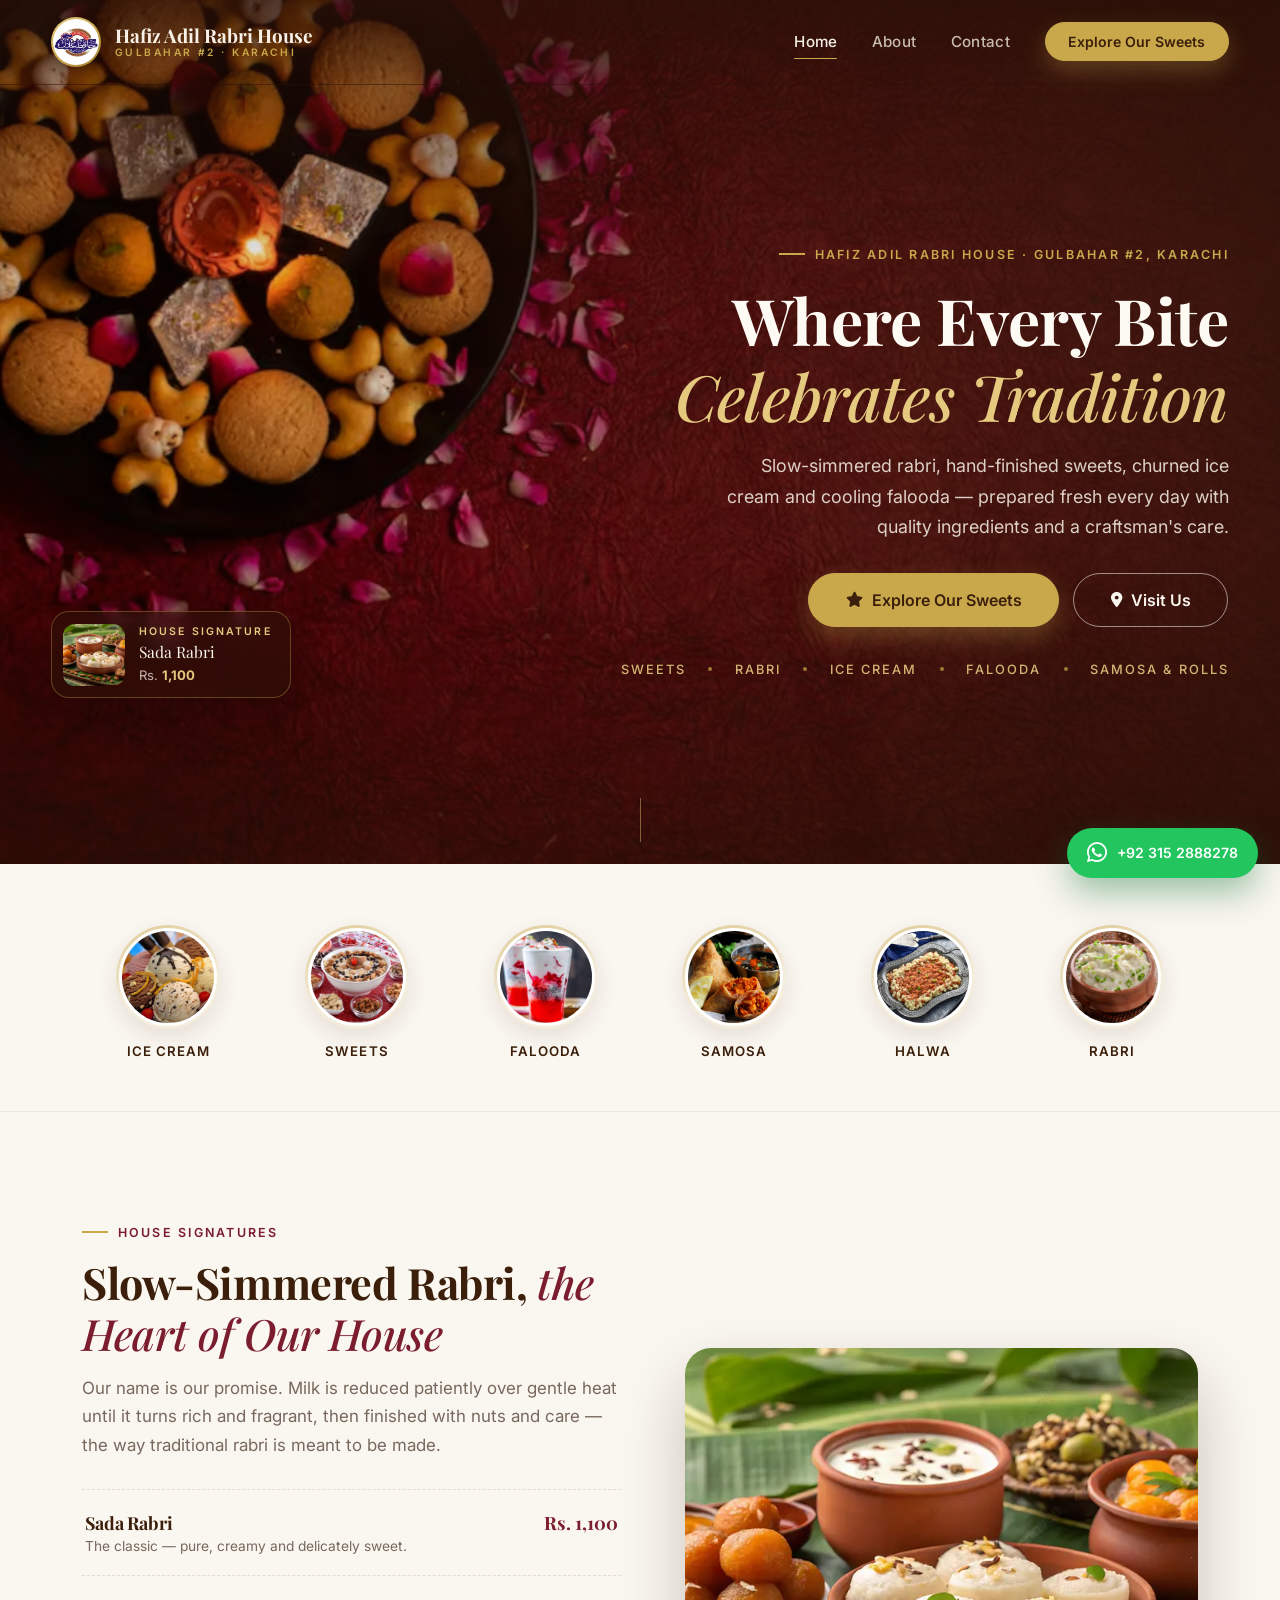
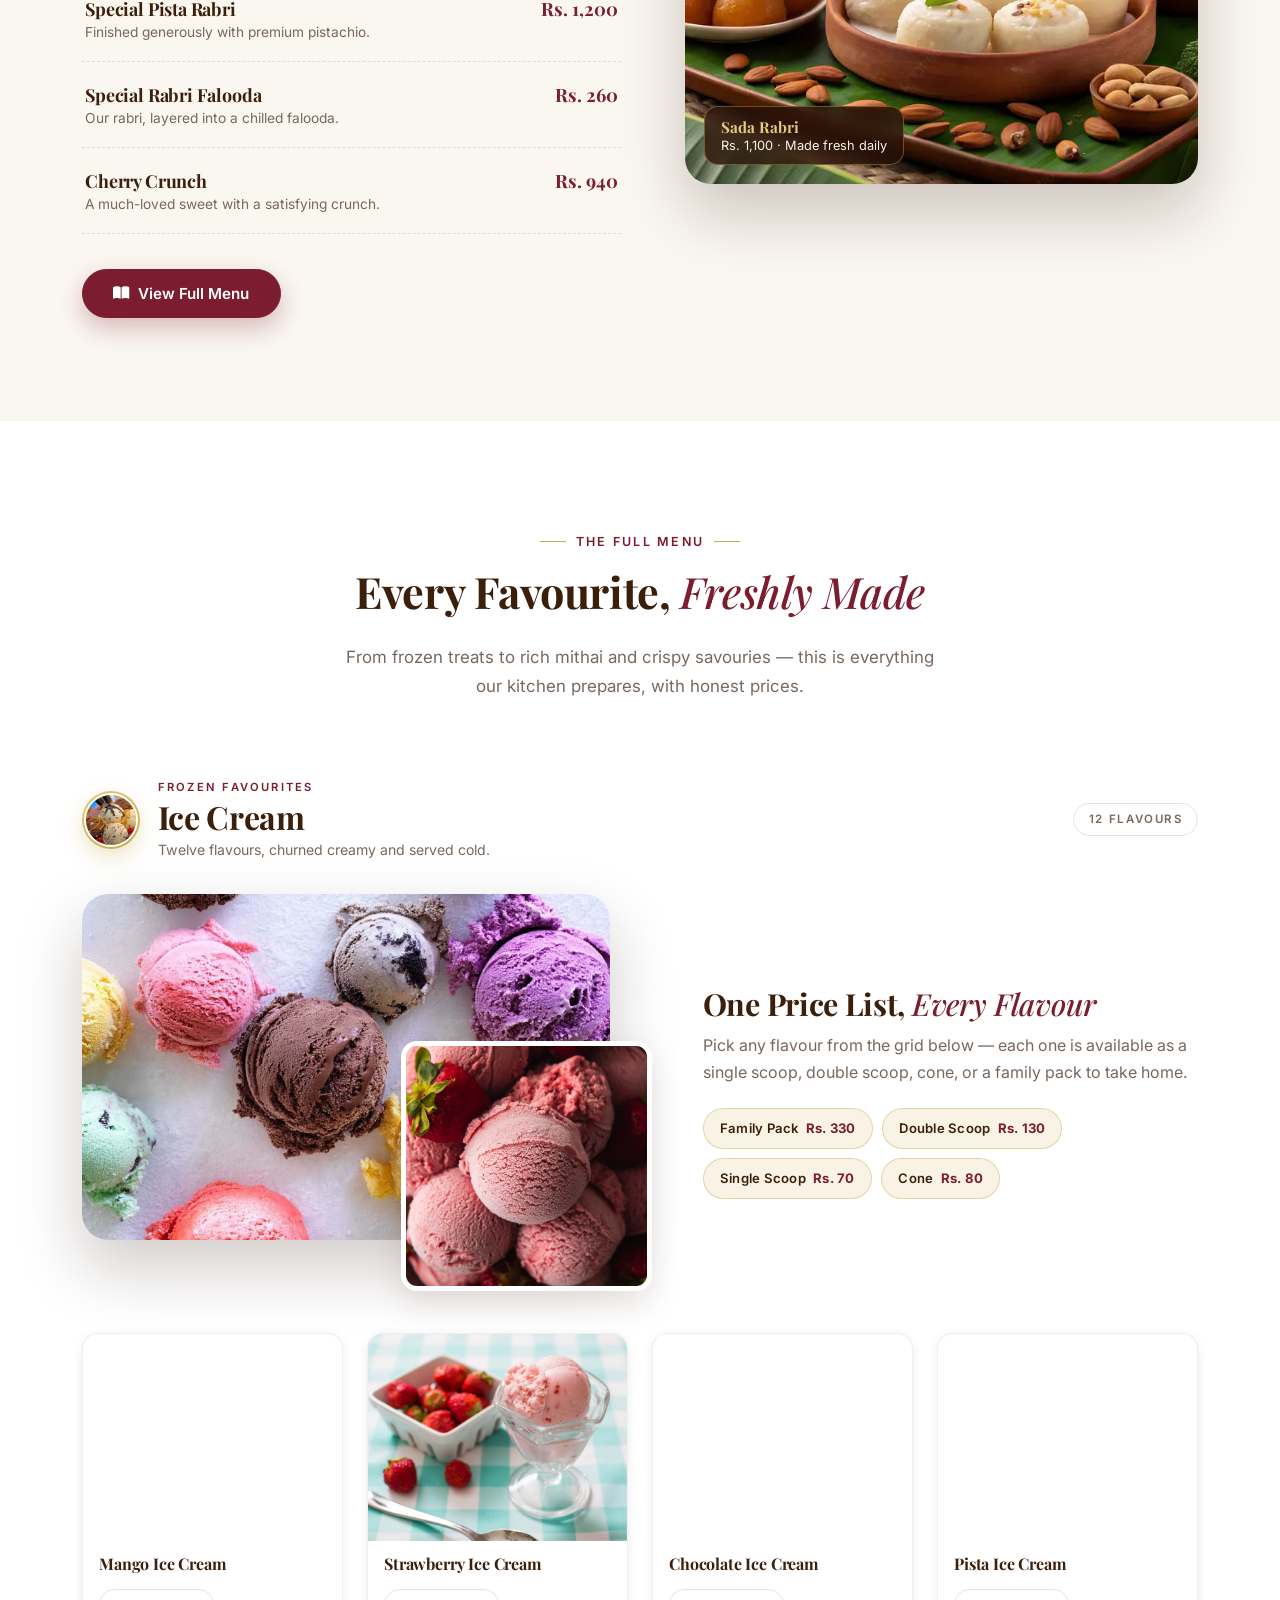
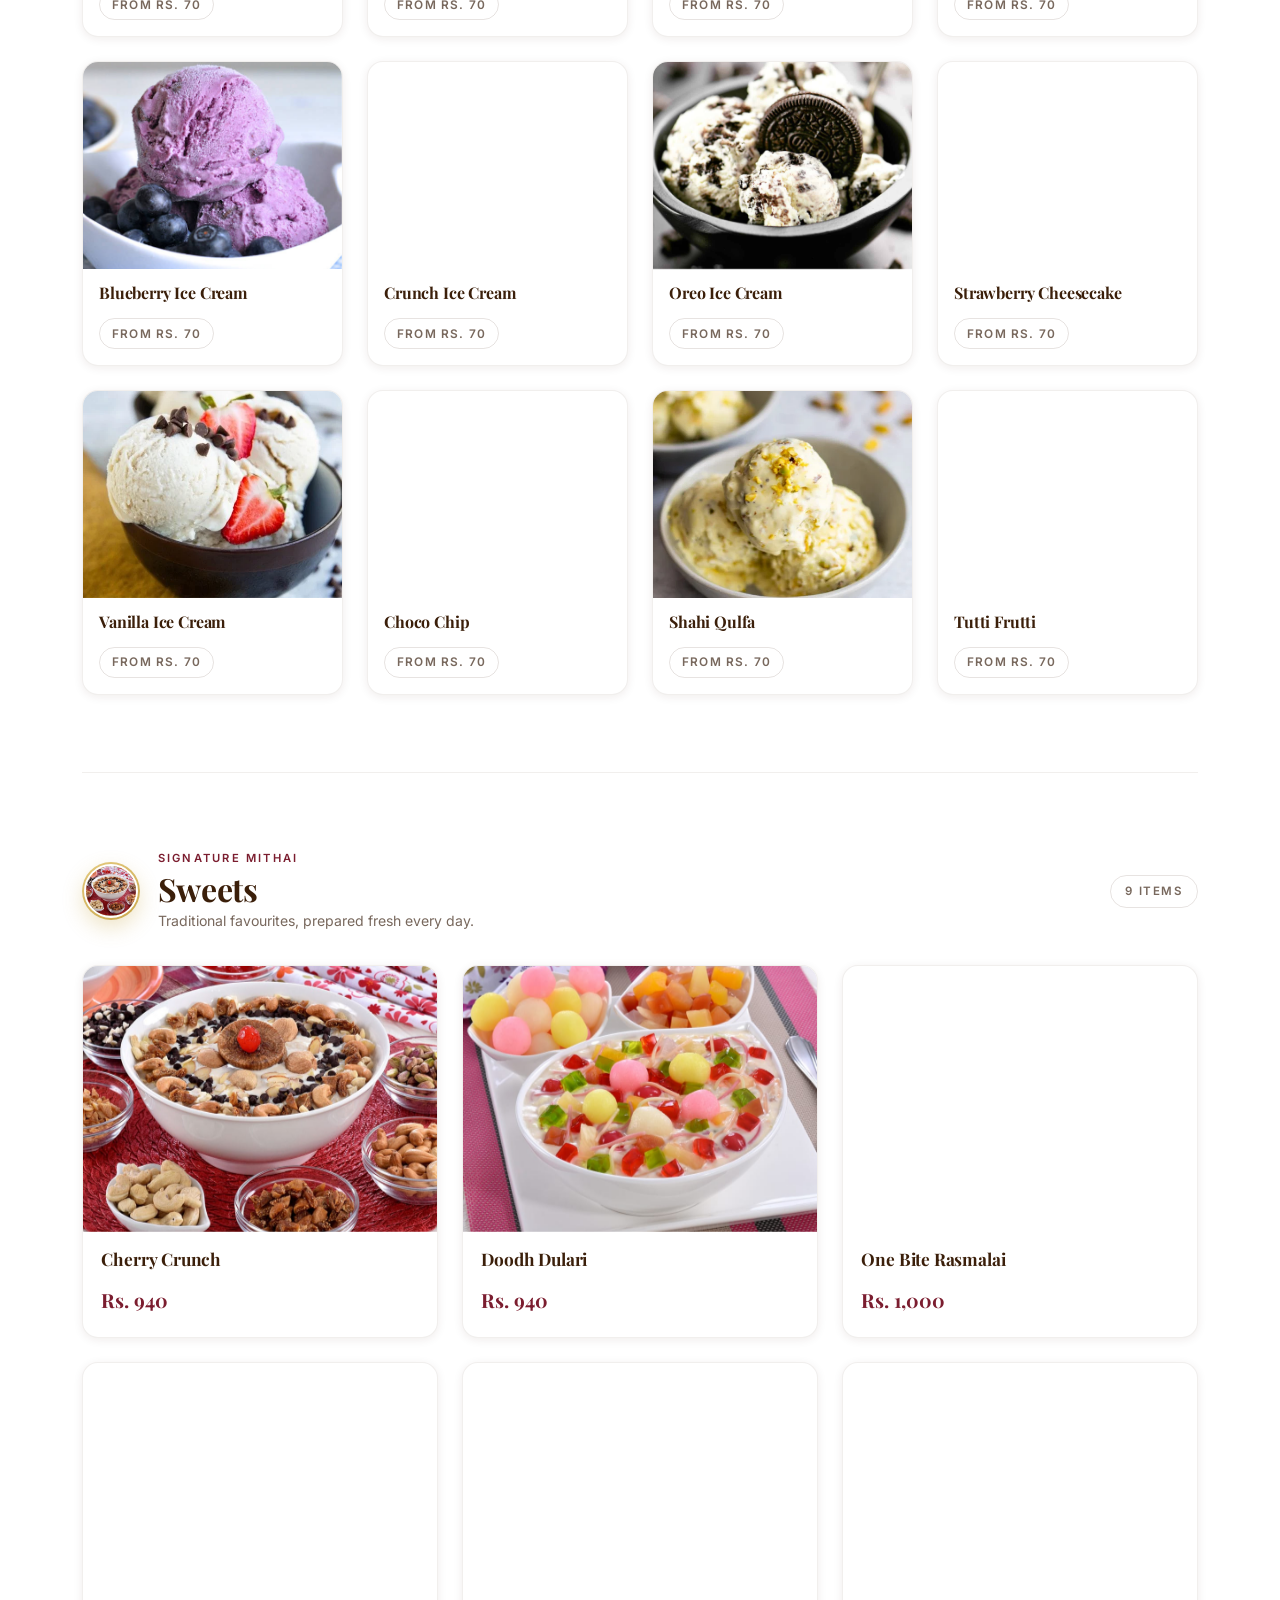
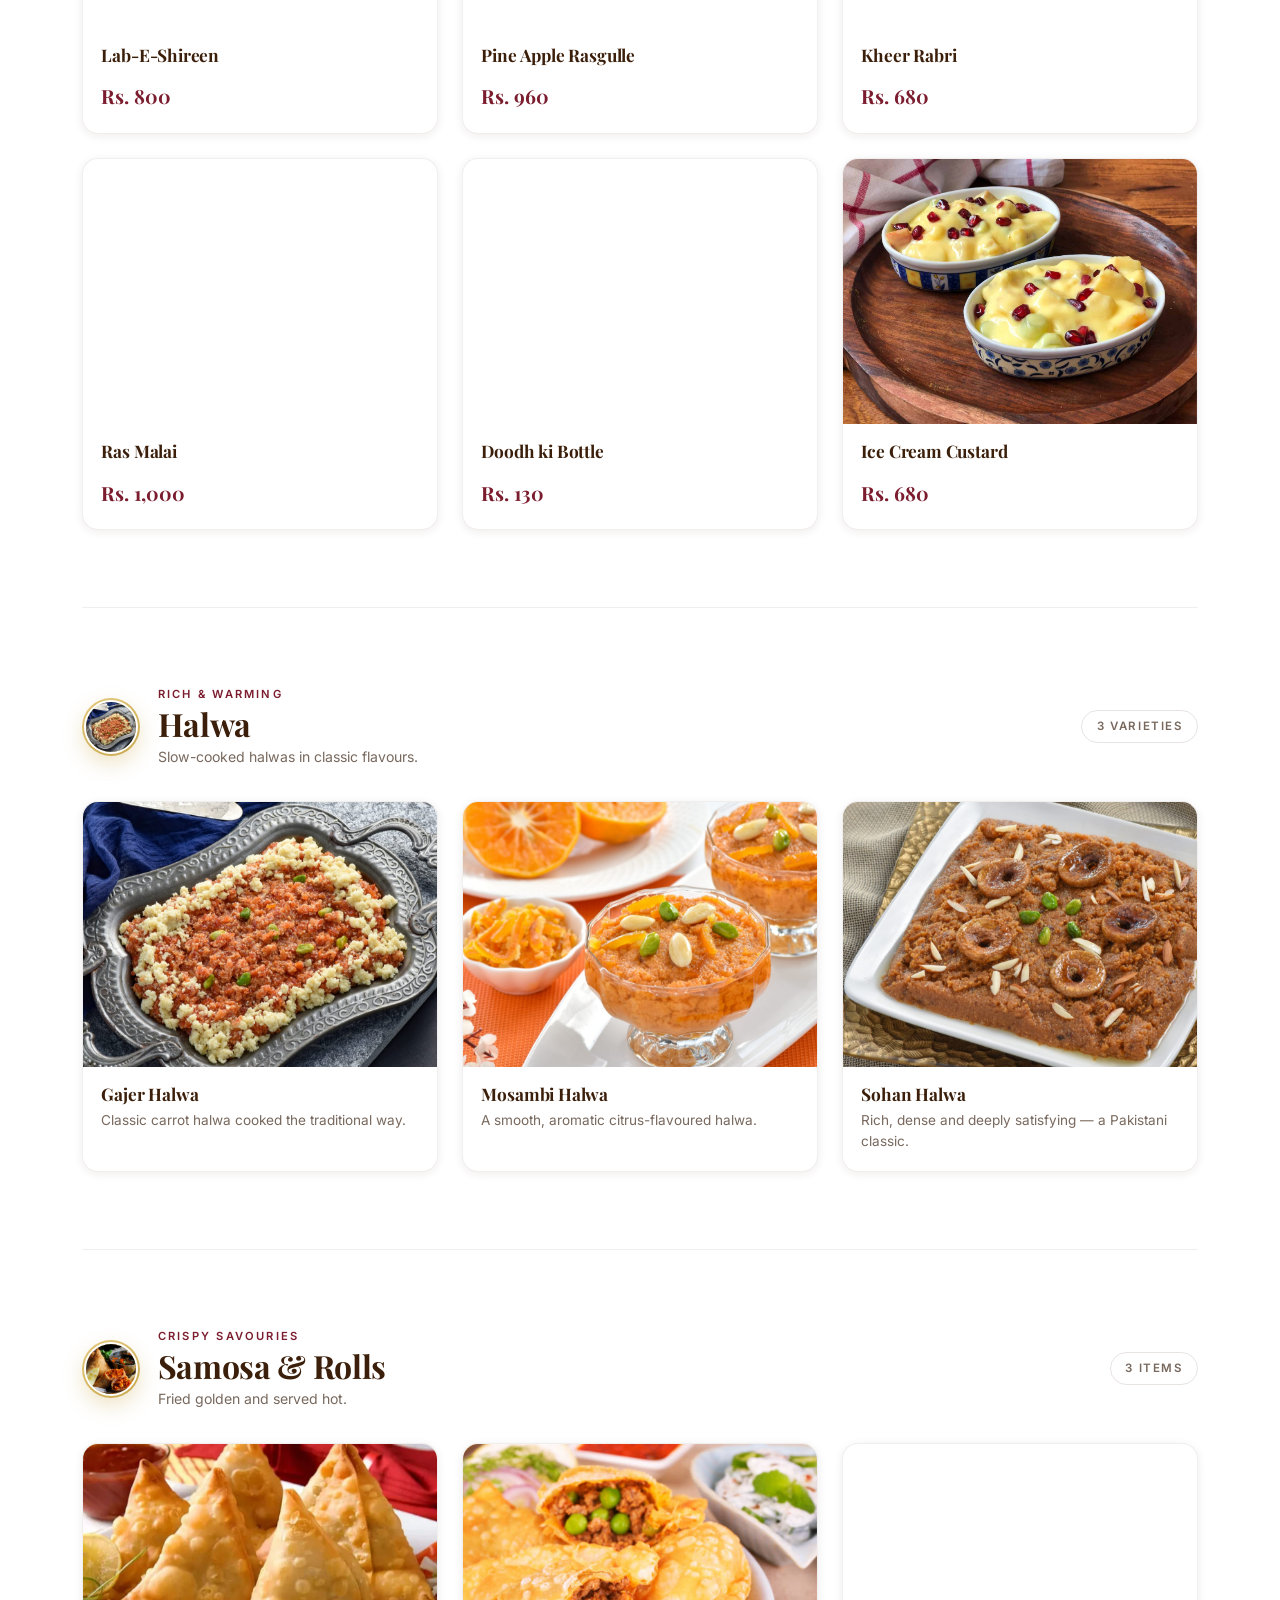
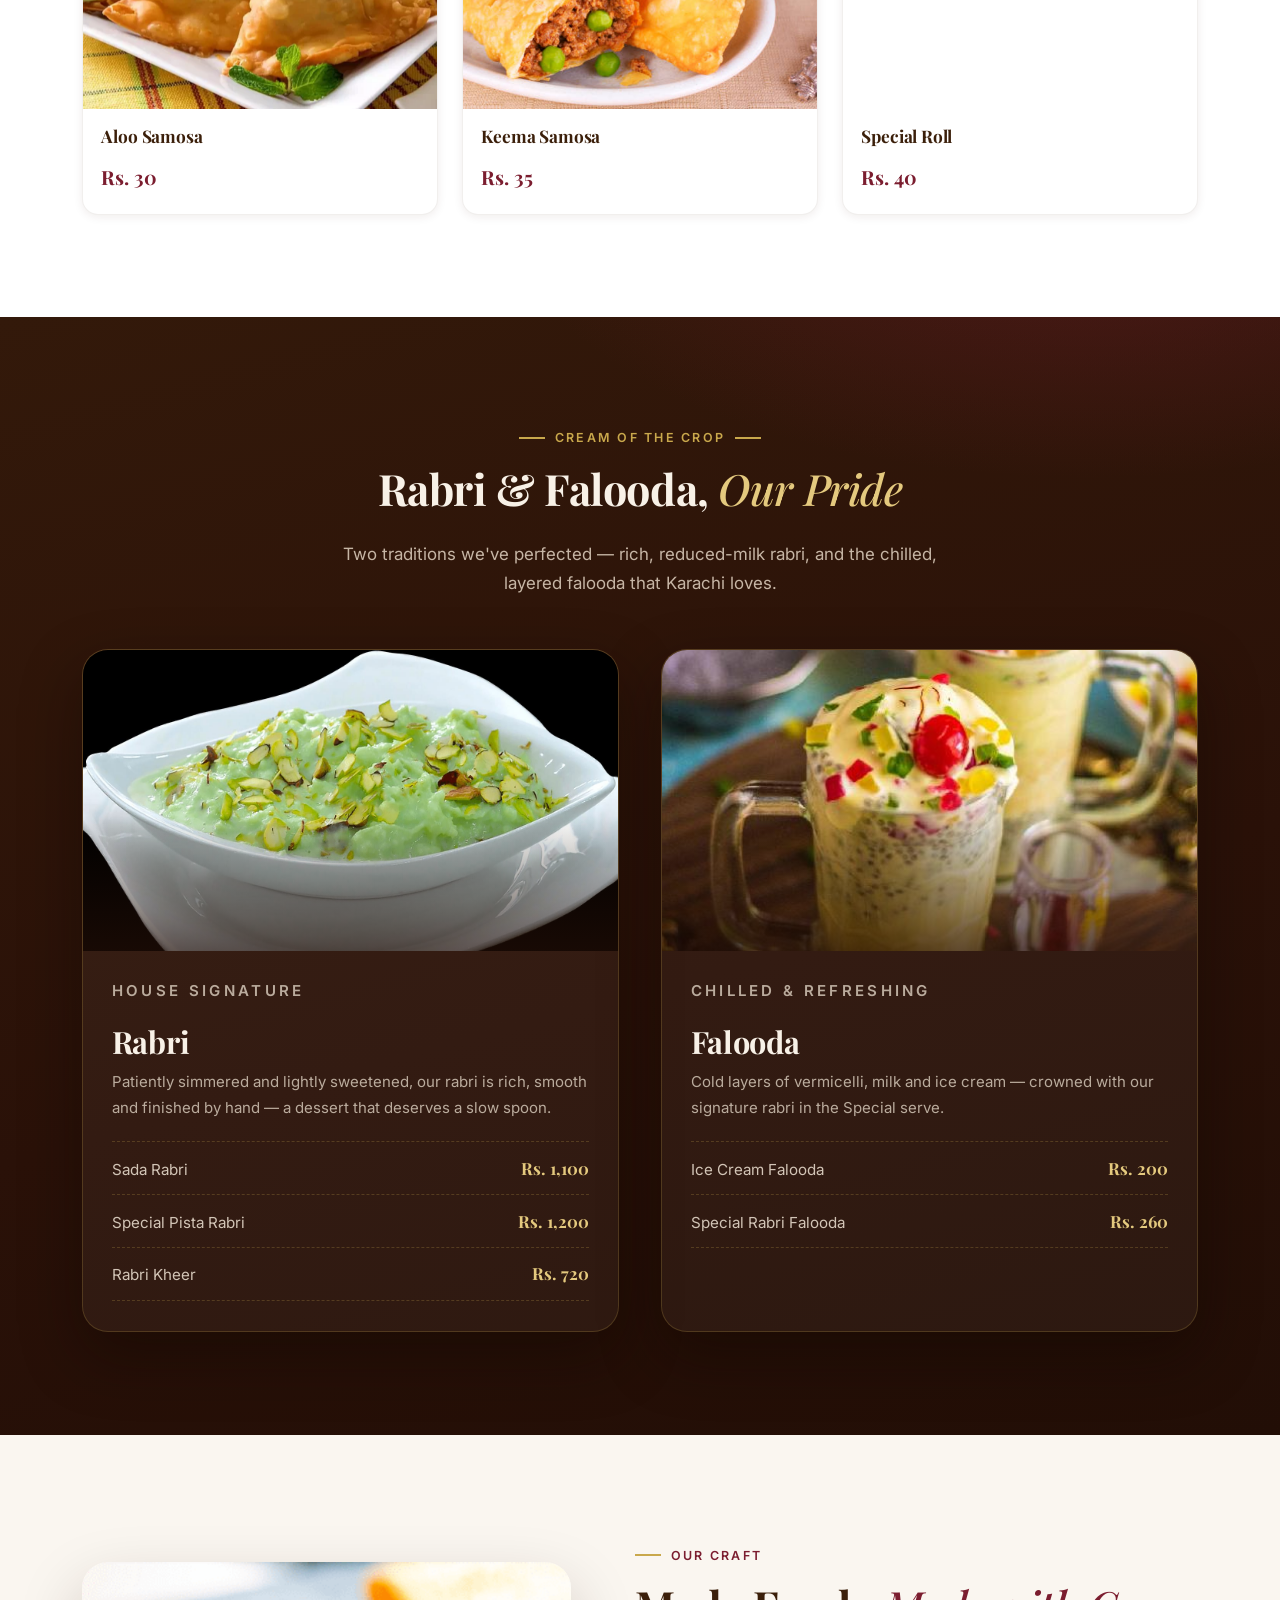
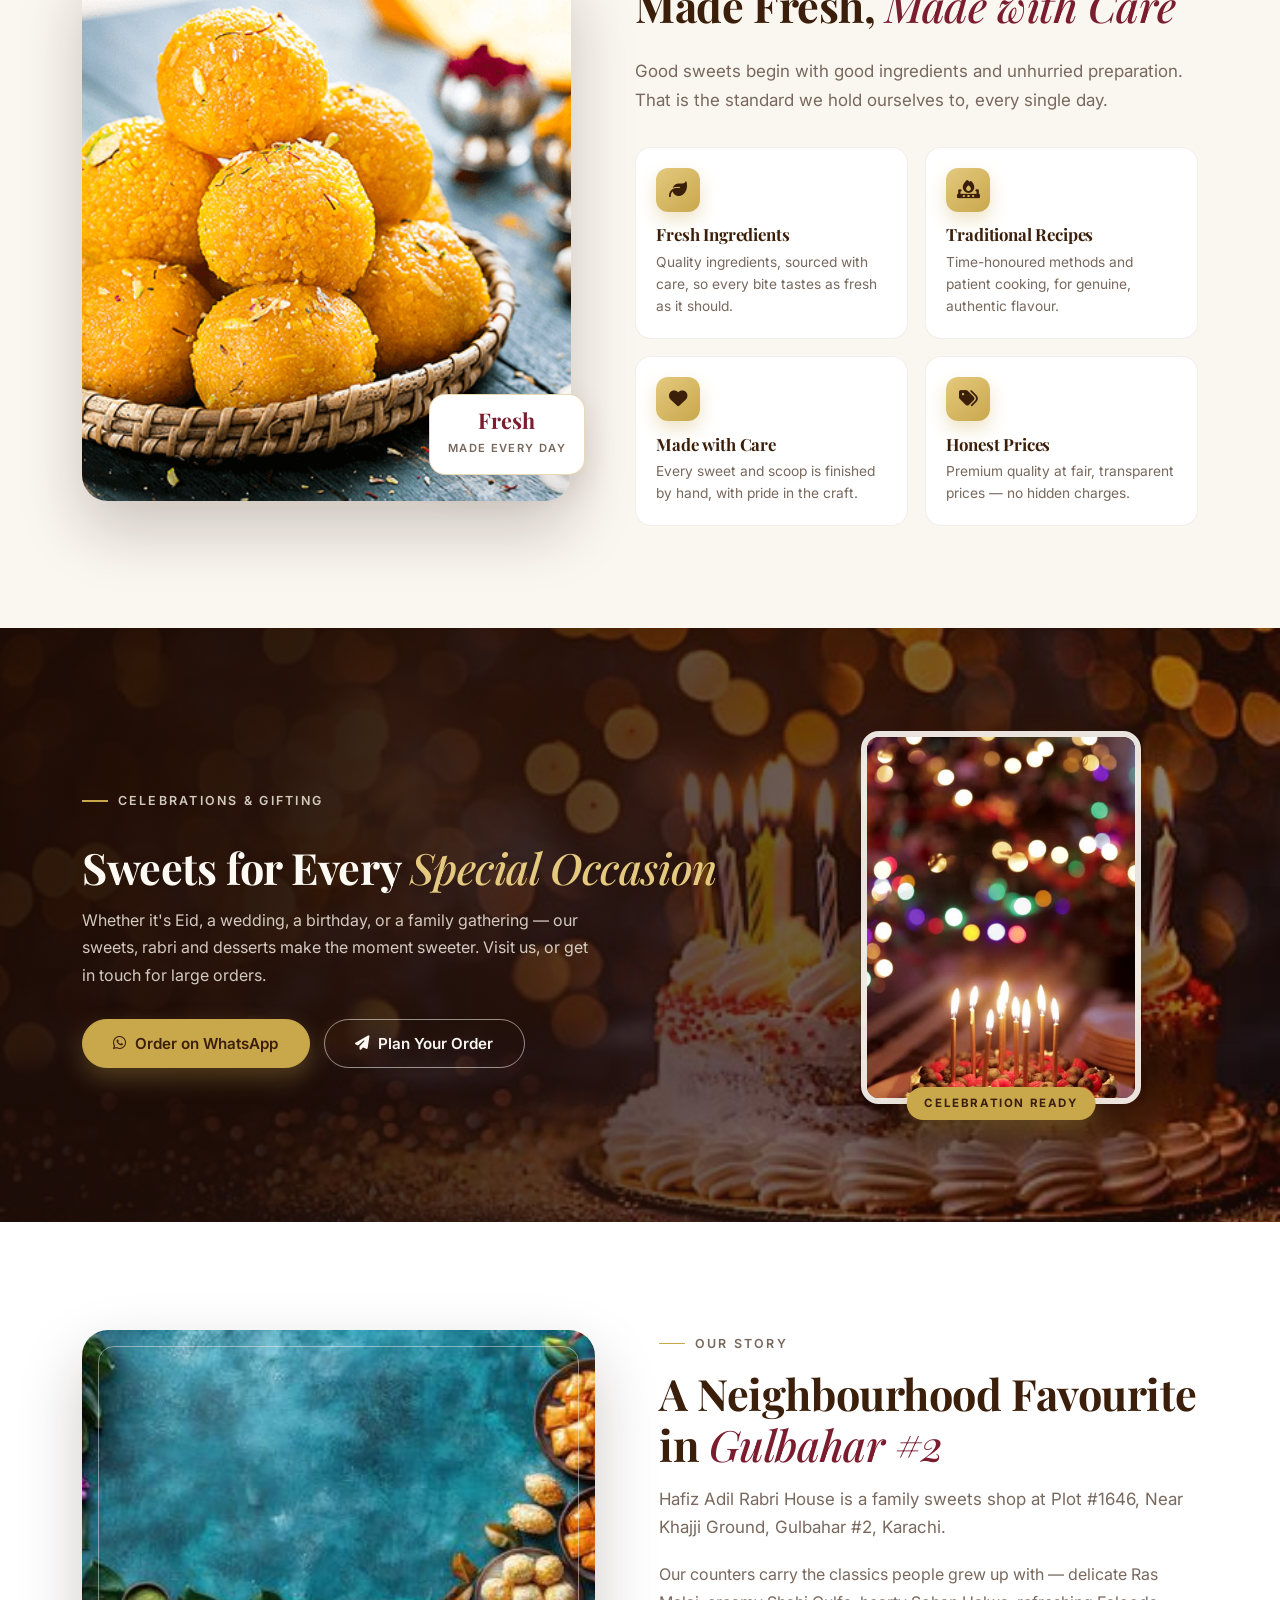
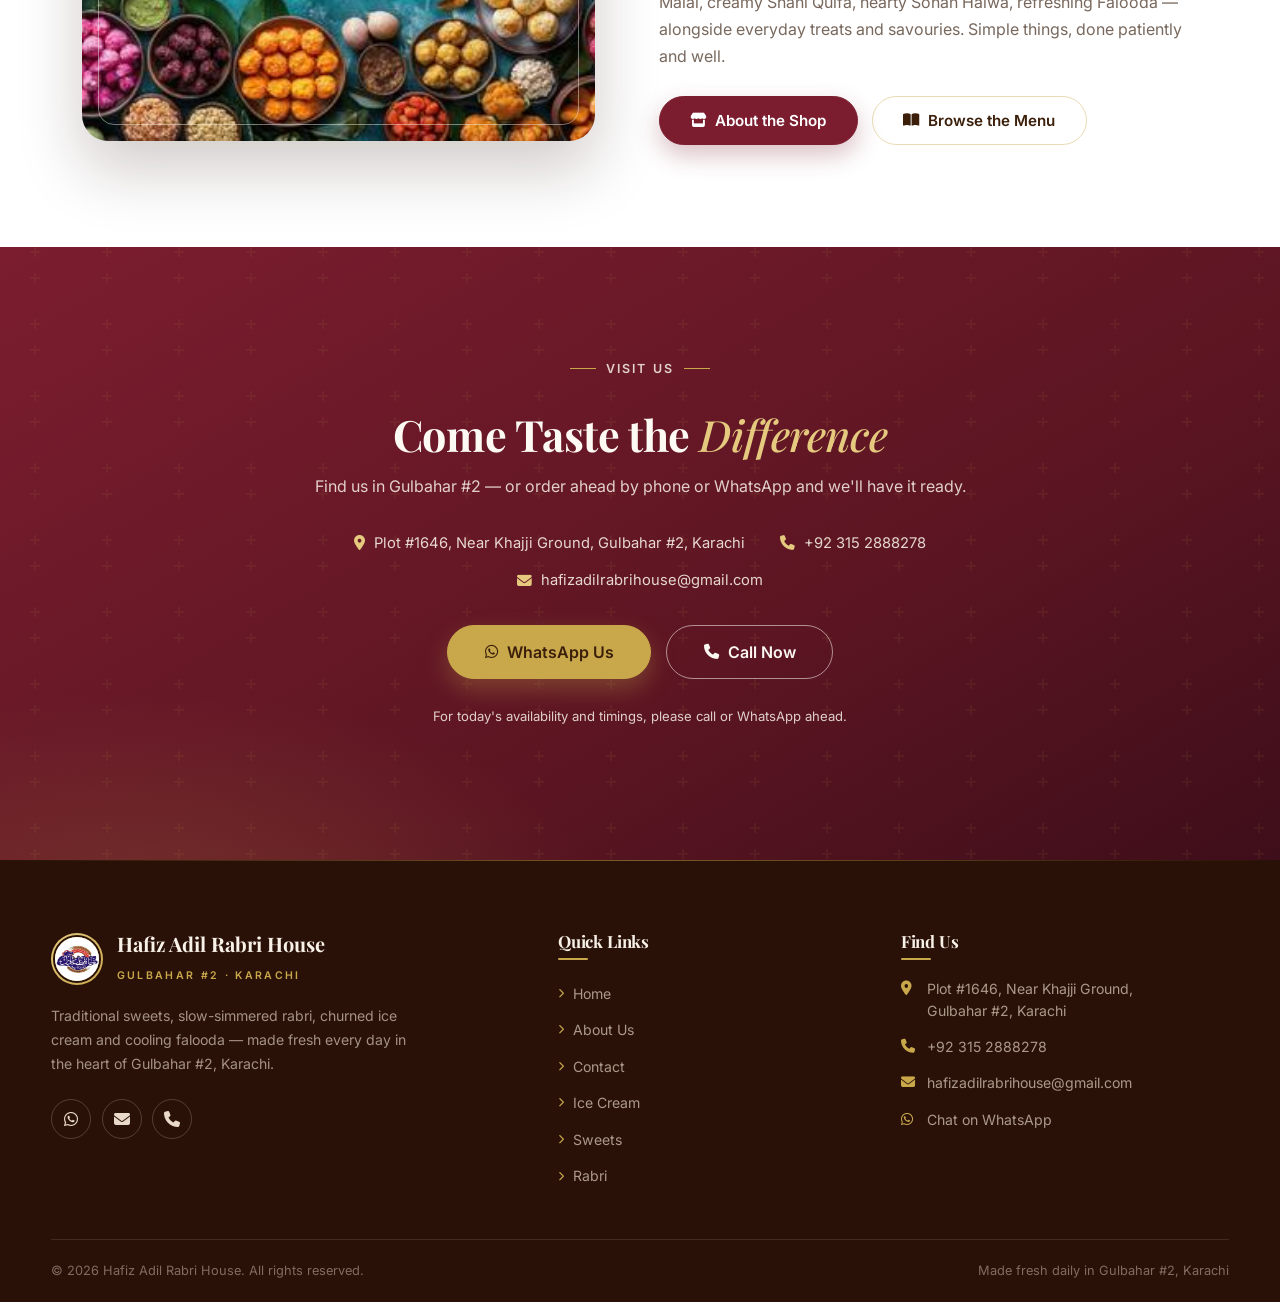
<file: public/index.html>
<!DOCTYPE html>
<html lang="en">

<head>
    <meta charset="UTF-8">
    <meta name="viewport" content="width=device-width, initial-scale=1.0">
    <title>Hafiz Adil Rabri House — Traditional Sweets, Rabri & Ice Cream | Karachi</title>
    <meta name="description"
        content="Hafiz Adil Rabri House — traditional sweets, slow-simmered rabri, churned ice cream, falooda and savouries at Plot #1646, Gulbahar #2, Karachi. Explore the full menu with prices.">
    <meta property="og:title" content="Hafiz Adil Rabri House — Traditional Sweets & Rabri in Karachi">
    <meta property="og:description"
        content="Traditional Pakistani sweets, rabri, ice cream and falooda — freshly prepared in Gulbahar #2, Karachi.">
    <meta property="og:type" content="website">
    <link rel="icon" href="./img/logo.%202.jpg">

    <script>
        /* Progressive enhancement gate + fail-safe.
           If app.js ever fails to load, nothing stays hidden. */
        (function () {
            var d = document.documentElement;
            d.classList.add('js');
            setTimeout(function () {
                if (!window.__revealInit) {
                    var els = document.querySelectorAll('[data-reveal]');
                    for (var i = 0; i < els.length; i++) {
                        els[i].classList.add('is-visible', 'is-settled');
                    }
                }
            }, 2200);
        })();
    </script>

    <!-- Fonts -->
    <link rel="preconnect" href="https://fonts.googleapis.com">
    <link rel="preconnect" href="https://fonts.gstatic.com" crossorigin>
    <link
        href="https://fonts.googleapis.com/css2?family=Inter:wght@400;500;600;700&family=Playfair+Display:ital,wght@0,500;0,600;0,700;0,800;1,500;1,600&display=swap"
        rel="stylesheet">

    <!-- Bootstrap CSS -->
    <link href="https://cdn.jsdelivr.net/npm/bootstrap@5.3.2/dist/css/bootstrap.min.css" rel="stylesheet"
        integrity="sha384-T3c6CoIi6uLrA9TneNEoa7RxnatzjcDSCmG1MXxSR1GAsXEV/Dwwykc2MPK8M2HN" crossorigin="anonymous">
    <!-- Font Awesome -->
    <link rel="stylesheet" href="https://cdnjs.cloudflare.com/ajax/libs/font-awesome/6.4.2/css/all.min.css"
        integrity="sha512-z3gLpd7yknf1YoNbCzqRKc4qyor8gaKU1qmn+CShxbuBusANI9QpRohGBreCFkKxLhei6S9CQXFEbbKuqLg0DA=="
        crossorigin="anonymous" referrerpolicy="no-referrer">
    <!-- Custom styles -->
    <link rel="stylesheet" href="style.css">
</head>

<body>

    <a class="skip-link" href="#main-content">Skip to main content</a>

    <!-- ══════════════════════════════════════
         HEADER
    ══════════════════════════════════════ -->
    <header class="site-header" id="siteHeader">
        <nav class="navbar navbar-expand-lg" aria-label="Main navigation">
            <div class="nav-wrap">

                <a class="brand" href="index.html" aria-label="Hafiz Adil Rabri House — home">
                    <span class="brand__logo-frame">
                        <img class="brand__logo" src="./img/logo.%202.jpg" alt="Hafiz Adil Rabri House logo">
                    </span>
                    <span class="brand__text">
                        <span class="brand__name">Hafiz Adil Rabri House</span>
                        <span class="brand__tag">Gulbahar #2 · Karachi</span>
                    </span>
                </a>

                <button class="nav-burger" type="button" data-bs-toggle="collapse" data-bs-target="#siteNav"
                    aria-controls="siteNav" aria-expanded="false" aria-label="Toggle navigation menu">
                    <span></span><span></span><span></span>
                </button>

                <nav class="collapse navbar-collapse site-nav" id="siteNav" aria-label="Site sections">
                    <ul class="site-nav__list">
                        <li><a class="site-nav__link is-active" aria-current="page" href="index.html">Home</a></li>
                        <li><a class="site-nav__link" href="about.html">About</a></li>
                        <li><a class="site-nav__link" href="contact.html">Contact</a></li>
                    </ul>
                    <a class="btn btn--gold btn--sm site-nav__cta" href="#signature">Explore Our Sweets</a>
                </nav>

            </div>
        </nav>
    </header>

    <main id="main-content">

        <!-- ══════════════════════════════════════
             HERO
        ══════════════════════════════════════ -->
        <section class="hero" aria-label="Welcome to Hafiz Adil Rabri House">
            <div class="hero__media">
                <img class="hero__img" src="./img/banner.avif" fetchpriority="high"
                    alt="Traditional Pakistani sweets arranged on a dark platter with rose petals and a lit diya">
            </div>
            <div class="hero__veil"></div>

            <div class="hero__inner">
                <div class="hero__content">
                    <p class="eyebrow eyebrow--gold" data-hero="1">Hafiz Adil Rabri House · Gulbahar #2, Karachi</p>
                    <h1 class="hero__title" data-hero="2">Where Every Bite<br><em>Celebrates Tradition</em></h1>
                    <p class="hero__lede" data-hero="3">
                        Slow-simmered rabri, hand-finished sweets, churned ice cream and cooling falooda —
                        prepared fresh every day with quality ingredients and a craftsman's care.
                    </p>
                    <div class="hero__cta" data-hero="4">
                        <a class="btn btn--gold btn--lg" href="#signature">
                            <i class="fa-solid fa-star" aria-hidden="true"></i> Explore Our Sweets
                        </a>
                        <a class="btn btn--ghost btn--lg" href="contact.html">
                            <i class="fa-solid fa-location-dot" aria-hidden="true"></i> Visit Us
                        </a>
                    </div>
                    <ul class="hero__meta" data-hero="5">
                        <li>Sweets</li>
                        <li>Rabri</li>
                        <li>Ice Cream</li>
                        <li>Falooda</li>
                        <li>Samosa &amp; Rolls</li>
                    </ul>
                </div>

                <aside class="hero__card" data-hero="5">
                    <img src="./img/pngtree-traditional-indian-sweets-and-desserts-assortment-on-banana-leaf-image_19358061.webp"
                        alt="Rabri, kheer and sweets served in traditional clay pots">
                    <div>
                        <p class="hero__card-label">House Signature</p>
                        <p class="hero__card-text">Sada Rabri</p>
                        <p class="hero__card-price">Rs. <b>1,100</b></p>
                    </div>
                </aside>
            </div>

            <div class="hero__scroll" aria-hidden="true"></div>
        </section>

        <!-- ══════════════════════════════════════
             CATEGORY RAIL
        ══════════════════════════════════════ -->
        <nav class="cats" aria-label="Browse menu categories">
            <div class="container cats__inner">
                <a class="cat" href="#ice-cream">
                    <span class="cat__ring"><img src="./img/ice-cream.icon.jpg" alt="" loading="lazy"></span>
                    <span class="cat__label">Ice Cream</span>
                </a>
                <a class="cat" href="#sweets">
                    <span class="cat__ring"><img src="./img/sweets.icon.jpg" alt="" loading="lazy"></span>
                    <span class="cat__label">Sweets</span>
                </a>
                <a class="cat" href="#falooda">
                    <span class="cat__ring"><img src="./img/falooda.icon2.jpg" alt="" loading="lazy"></span>
                    <span class="cat__label">Falooda</span>
                </a>
                <a class="cat" href="#samoosa">
                    <span class="cat__ring"><img src="./img/samosa.icon.webp" alt="" loading="lazy"></span>
                    <span class="cat__label">Samosa</span>
                </a>
                <a class="cat" href="#halwa">
                    <span class="cat__ring"><img src="./img/halwa.icon.jpg" alt="" loading="lazy"></span>
                    <span class="cat__label">Halwa</span>
                </a>
                <a class="cat" href="#rabri">
                    <span class="cat__ring"><img src="./img/rabri.icon2.webp" alt="" loading="lazy"></span>
                    <span class="cat__label">Rabri</span>
                </a>
            </div>
        </nav>

        <!-- ══════════════════════════════════════
             HOUSE SIGNATURES
        ══════════════════════════════════════ -->
        <section class="section signature" id="signature" aria-labelledby="signature-title">
            <div class="container sig-grid">

                <div class="sig-copy" data-reveal="left">
                    <p class="eyebrow">House Signatures</p>
                    <h2 id="signature-title">Slow-Simmered Rabri, <em>the Heart of Our House</em></h2>
                    <p class="lede">
                        Our name is our promise. Milk is reduced patiently over gentle heat until it turns rich and
                        fragrant, then finished with nuts and care — the way traditional rabri is meant to be made.
                    </p>

                    <ul class="sig-list">
                        <li class="sig-item">
                            <div class="sig-item__info">
                                <h3 class="sig-item__name">Sada Rabri</h3>
                                <p class="sig-item__desc">The classic — pure, creamy and delicately sweet.</p>
                            </div>
                            <span class="sig-item__price">Rs. 1,100</span>
                        </li>
                        <li class="sig-item">
                            <div class="sig-item__info">
                                <h3 class="sig-item__name">Special Pista Rabri</h3>
                                <p class="sig-item__desc">Finished generously with premium pistachio.</p>
                            </div>
                            <span class="sig-item__price">Rs. 1,200</span>
                        </li>
                        <li class="sig-item">
                            <div class="sig-item__info">
                                <h3 class="sig-item__name">Special Rabri Falooda</h3>
                                <p class="sig-item__desc">Our rabri, layered into a chilled falooda.</p>
                            </div>
                            <span class="sig-item__price">Rs. 260</span>
                        </li>
                        <li class="sig-item">
                            <div class="sig-item__info">
                                <h3 class="sig-item__name">Cherry Crunch</h3>
                                <p class="sig-item__desc">A much-loved sweet with a satisfying crunch.</p>
                            </div>
                            <span class="sig-item__price">Rs. 940</span>
                        </li>
                    </ul>

                    <a class="btn btn--primary" href="#menu">
                        <i class="fa-solid fa-book-open" aria-hidden="true"></i> View Full Menu
                    </a>
                </div>

                <div class="sig-media" data-reveal="right">
                    <div class="sig-media__frame">
                        <img src="./img/pngtree-traditional-indian-sweets-and-desserts-assortment-on-banana-leaf-image_19358061.webp"
                            alt="Rabri, kheer and traditional sweets in clay pots served on a banana leaf"
                            loading="lazy" decoding="async">
                    </div>
                    <span class="sig-media__tag">
                        <strong>Sada Rabri</strong>
                        Rs. 1,100 · Made fresh daily
                    </span>
                </div>

            </div>
        </section>

        <!-- ══════════════════════════════════════
             FULL MENU (CATALOGUE)
        ══════════════════════════════════════ -->
        <section class="section section--white" id="menu" aria-labelledby="menu-title">
            <div class="container">

                <div class="section-head section-head--center" data-reveal>
                    <p class="eyebrow eyebrow--center">The Full Menu</p>
                    <h2 id="menu-title">Every Favourite, <em>Freshly Made</em></h2>
                    <p class="lede lede--center">
                        From frozen treats to rich mithai and crispy savouries — this is everything our kitchen
                        prepares, with honest prices.
                    </p>
                </div>

                <!-- ── ICE CREAM ── -->
                <div class="menu-block" id="ice-cream" aria-labelledby="ice-cream-title">
                    <div class="menu-head" data-reveal>
                        <span class="menu-head__icon">
                            <img src="./img/ice-cream.icon.jpg" alt="" loading="lazy">
                        </span>
                        <div class="menu-head__text">
                            <p class="menu-head__eyebrow">Frozen Favourites</p>
                            <h3 id="ice-cream-title">Ice Cream</h3>
                            <p class="menu-head__note">Twelve flavours, churned creamy and served cold.</p>
                        </div>
                        <span class="menu-head__count">12 Flavours</span>
                    </div>

                    <div class="feature" data-reveal>
                        <div class="feature__media">
                            <img class="feature__img--main" src="./img/carousel2.jpg"
                                alt="Scoops of chocolate, strawberry, vanilla and other ice cream flavours side by side"
                                loading="lazy" decoding="async">
                            <img class="feature__img--float" src="./img/strawberry.jpg"
                                alt="Fresh strawberry ice cream scoops topped with strawberries" loading="lazy"
                                decoding="async">
                        </div>
                        <div class="feature__body">
                            <h3>One Price List, <em>Every Flavour</em></h3>
                            <p>
                                Pick any flavour from the grid below — each one is available as a single scoop,
                                double scoop, cone, or a family pack to take home.
                            </p>
                            <div class="price-chips">
                                <span class="chip">Family Pack <b>Rs. 330</b></span>
                                <span class="chip">Double Scoop <b>Rs. 130</b></span>
                                <span class="chip">Single Scoop <b>Rs. 70</b></span>
                                <span class="chip">Cone <b>Rs. 80</b></span>
                            </div>
                        </div>
                    </div>

                    <div class="grid grid--4">
                        <article class="p-card p-card--mini" data-reveal>
                            <div class="p-card__media">
                                <img src="./img/mango.jpg" alt="Mango ice cream" loading="lazy" decoding="async">
                            </div>
                            <div class="p-card__body">
                                <h3 class="p-card__title">Mango Ice Cream</h3>
                                <div class="p-card__foot"><span class="p-card__from">From Rs. 70</span></div>
                            </div>
                        </article>

                        <article class="p-card p-card--mini" data-reveal>
                            <div class="p-card__media">
                                <img src="./img/strawberry.2.jpg" alt="Strawberry ice cream" loading="lazy"
                                    decoding="async">
                            </div>
                            <div class="p-card__body">
                                <h3 class="p-card__title">Strawberry Ice Cream</h3>
                                <div class="p-card__foot"><span class="p-card__from">From Rs. 70</span></div>
                            </div>
                        </article>

                        <article class="p-card p-card--mini" data-reveal>
                            <div class="p-card__media">
                                <img src="./img/choco.jpg" alt="Chocolate ice cream" loading="lazy" decoding="async">
                            </div>
                            <div class="p-card__body">
                                <h3 class="p-card__title">Chocolate Ice Cream</h3>
                                <div class="p-card__foot"><span class="p-card__from">From Rs. 70</span></div>
                            </div>
                        </article>

                        <article class="p-card p-card--mini" data-reveal>
                            <div class="p-card__media">
                                <img src="./img/pista.jpg" alt="Pista ice cream" loading="lazy" decoding="async">
                            </div>
                            <div class="p-card__body">
                                <h3 class="p-card__title">Pista Ice Cream</h3>
                                <div class="p-card__foot"><span class="p-card__from">From Rs. 70</span></div>
                            </div>
                        </article>

                        <article class="p-card p-card--mini" data-reveal>
                            <div class="p-card__media">
                                <img src="./img/blueberry-ice-cream-thermomix.jpg" alt="Blueberry ice cream"
                                    loading="lazy" decoding="async">
                            </div>
                            <div class="p-card__body">
                                <h3 class="p-card__title">Blueberry Ice Cream</h3>
                                <div class="p-card__foot"><span class="p-card__from">From Rs. 70</span></div>
                            </div>
                        </article>

                        <article class="p-card p-card--mini" data-reveal>
                            <div class="p-card__media">
                                <img src="./img/crunch%20ice.jpg" alt="Crunch ice cream" loading="lazy"
                                    decoding="async">
                            </div>
                            <div class="p-card__body">
                                <h3 class="p-card__title">Crunch Ice Cream</h3>
                                <div class="p-card__foot"><span class="p-card__from">From Rs. 70</span></div>
                            </div>
                        </article>

                        <article class="p-card p-card--mini" data-reveal>
                            <div class="p-card__media">
                                <img src="./img/Oreo-Ice-Cream-SQ.jpg" alt="Oreo ice cream" loading="lazy"
                                    decoding="async">
                            </div>
                            <div class="p-card__body">
                                <h3 class="p-card__title">Oreo Ice Cream</h3>
                                <div class="p-card__foot"><span class="p-card__from">From Rs. 70</span></div>
                            </div>
                        </article>

                        <article class="p-card p-card--mini" data-reveal>
                            <div class="p-card__media">
                                <img src="./img/Strawberry-Cheesecake-Ice-Cream-18.jpg"
                                    alt="Strawberry cheesecake ice cream" loading="lazy" decoding="async">
                            </div>
                            <div class="p-card__body">
                                <h3 class="p-card__title">Strawberry Cheesecake</h3>
                                <div class="p-card__foot"><span class="p-card__from">From Rs. 70</span></div>
                            </div>
                        </article>

                        <article class="p-card p-card--mini" data-reveal>
                            <div class="p-card__media">
                                <img src="./img/vanilla-ice-cream-8-500x500.webp" alt="Vanilla ice cream"
                                    loading="lazy" decoding="async">
                            </div>
                            <div class="p-card__body">
                                <h3 class="p-card__title">Vanilla Ice Cream</h3>
                                <div class="p-card__foot"><span class="p-card__from">From Rs. 70</span></div>
                            </div>
                        </article>

                        <article class="p-card p-card--mini" data-reveal>
                            <div class="p-card__media">
                                <img src="./img/cockcock_chip_banner.jpg" alt="Choco chip ice cream" loading="lazy"
                                    decoding="async">
                            </div>
                            <div class="p-card__body">
                                <h3 class="p-card__title">Choco Chip</h3>
                                <div class="p-card__foot"><span class="p-card__from">From Rs. 70</span></div>
                            </div>
                        </article>

                        <article class="p-card p-card--mini" data-reveal>
                            <div class="p-card__media">
                                <img src="./img/shahi%20qulfa.webp" alt="Shahi qulfa ice cream" loading="lazy"
                                    decoding="async">
                            </div>
                            <div class="p-card__body">
                                <h3 class="p-card__title">Shahi Qulfa</h3>
                                <div class="p-card__foot"><span class="p-card__from">From Rs. 70</span></div>
                            </div>
                        </article>

                        <article class="p-card p-card--mini" data-reveal>
                            <div class="p-card__media">
                                <img src="./img/tutti-frutti-ice-cream-imperial.jpg" alt="Tutti frutti ice cream"
                                    loading="lazy" decoding="async">
                            </div>
                            <div class="p-card__body">
                                <h3 class="p-card__title">Tutti Frutti</h3>
                                <div class="p-card__foot"><span class="p-card__from">From Rs. 70</span></div>
                            </div>
                        </article>
                    </div>
                </div>

                <!-- ── SWEETS ── -->
                <div class="menu-block" id="sweets" aria-labelledby="sweets-title">
                    <div class="menu-head" data-reveal>
                        <span class="menu-head__icon">
                            <img src="./img/sweets.icon.jpg" alt="" loading="lazy">
                        </span>
                        <div class="menu-head__text">
                            <p class="menu-head__eyebrow">Signature Mithai</p>
                            <h3 id="sweets-title">Sweets</h3>
                            <p class="menu-head__note">Traditional favourites, prepared fresh every day.</p>
                        </div>
                        <span class="menu-head__count">9 Items</span>
                    </div>

                    <div class="grid grid--3">
                        <article class="p-card" data-reveal>
                            <div class="p-card__media">
                                <img src="./img/sweets1.jpg" alt="Cherry Crunch sweets" loading="lazy"
                                    decoding="async">
                            </div>
                            <div class="p-card__body">
                                <h3 class="p-card__title">Cherry Crunch</h3>
                                <div class="p-card__foot"><span class="p-card__price">Rs. 940</span></div>
                            </div>
                        </article>

                        <article class="p-card" data-reveal>
                            <div class="p-card__media">
                                <img src="./img/sweets2.jpg" alt="Doodh Dulari sweets" loading="lazy"
                                    decoding="async">
                            </div>
                            <div class="p-card__body">
                                <h3 class="p-card__title">Doodh Dulari</h3>
                                <div class="p-card__foot"><span class="p-card__price">Rs. 940</span></div>
                            </div>
                        </article>

                        <article class="p-card" data-reveal>
                            <div class="p-card__media">
                                <img src="./img/sweets3.jpg" alt="One Bite Rasmalai sweets" loading="lazy"
                                    decoding="async">
                            </div>
                            <div class="p-card__body">
                                <h3 class="p-card__title">One Bite Rasmalai</h3>
                                <div class="p-card__foot"><span class="p-card__price">Rs. 1,000</span></div>
                            </div>
                        </article>

                        <article class="p-card" data-reveal>
                            <div class="p-card__media">
                                <img src="./img/sweets4.jpg" alt="Lab-E-Shireen dessert" loading="lazy"
                                    decoding="async">
                            </div>
                            <div class="p-card__body">
                                <h3 class="p-card__title">Lab-E-Shireen</h3>
                                <div class="p-card__foot"><span class="p-card__price">Rs. 800</span></div>
                            </div>
                        </article>

                        <article class="p-card" data-reveal>
                            <div class="p-card__media">
                                <img src="./img/sweets5.jpg" alt="Pineapple rasgulle" loading="lazy"
                                    decoding="async">
                            </div>
                            <div class="p-card__body">
                                <h3 class="p-card__title">Pine Apple Rasgulle</h3>
                                <div class="p-card__foot"><span class="p-card__price">Rs. 960</span></div>
                            </div>
                        </article>

                        <article class="p-card" data-reveal>
                            <div class="p-card__media">
                                <img src="./img/sweets6.jpg" alt="Kheer Rabri" loading="lazy" decoding="async">
                            </div>
                            <div class="p-card__body">
                                <h3 class="p-card__title">Kheer Rabri</h3>
                                <div class="p-card__foot"><span class="p-card__price">Rs. 680</span></div>
                            </div>
                        </article>

                        <article class="p-card" data-reveal>
                            <div class="p-card__media">
                                <img src="./img/sweets7.jpg" alt="Ras Malai" loading="lazy" decoding="async">
                            </div>
                            <div class="p-card__body">
                                <h3 class="p-card__title">Ras Malai</h3>
                                <div class="p-card__foot"><span class="p-card__price">Rs. 1,000</span></div>
                            </div>
                        </article>

                        <article class="p-card" data-reveal>
                            <div class="p-card__media">
                                <img src="./img/sweets8.jpg" alt="Doodh ki Bottle" loading="lazy" decoding="async">
                            </div>
                            <div class="p-card__body">
                                <h3 class="p-card__title">Doodh ki Bottle</h3>
                                <div class="p-card__foot"><span class="p-card__price">Rs. 130</span></div>
                            </div>
                        </article>

                        <article class="p-card" data-reveal>
                            <div class="p-card__media">
                                <img src="./img/Custard.jpg" alt="Ice Cream Custard" loading="lazy"
                                    decoding="async">
                            </div>
                            <div class="p-card__body">
                                <h3 class="p-card__title">Ice Cream Custard</h3>
                                <div class="p-card__foot"><span class="p-card__price">Rs. 680</span></div>
                            </div>
                        </article>
                    </div>
                </div>

                <!-- ── HALWA ── -->
                <div class="menu-block" id="halwa" aria-labelledby="halwa-title">
                    <div class="menu-head" data-reveal>
                        <span class="menu-head__icon">
                            <img src="./img/halwa.icon.jpg" alt="" loading="lazy">
                        </span>
                        <div class="menu-head__text">
                            <p class="menu-head__eyebrow">Rich &amp; Warming</p>
                            <h3 id="halwa-title">Halwa</h3>
                            <p class="menu-head__note">Slow-cooked halwas in classic flavours.</p>
                        </div>
                        <span class="menu-head__count">3 Varieties</span>
                    </div>

                    <div class="grid grid--3">
                        <article class="p-card" data-reveal>
                            <div class="p-card__media">
                                <img src="./img/halwa.icon.jpg" alt="Gajer Halwa" loading="lazy" decoding="async">
                            </div>
                            <div class="p-card__body">
                                <h3 class="p-card__title">Gajer Halwa</h3>
                                <p class="p-card__desc">Classic carrot halwa cooked the traditional way.</p>
                            </div>
                        </article>

                        <article class="p-card" data-reveal>
                            <div class="p-card__media">
                                <img src="./img/orang%20halwa.jpg" alt="Mosambi Halwa" loading="lazy"
                                    decoding="async">
                            </div>
                            <div class="p-card__body">
                                <h3 class="p-card__title">Mosambi Halwa</h3>
                                <p class="p-card__desc">A smooth, aromatic citrus-flavoured halwa.</p>
                            </div>
                        </article>

                        <article class="p-card" data-reveal>
                            <div class="p-card__media">
                                <img src="./img/son%20halwa.jpg" alt="Sohan Halwa" loading="lazy" decoding="async">
                            </div>
                            <div class="p-card__body">
                                <h3 class="p-card__title">Sohan Halwa</h3>
                                <p class="p-card__desc">Rich, dense and deeply satisfying — a Pakistani classic.</p>
                            </div>
                        </article>
                    </div>
                </div>

                <!-- ── SAMOSA & ROLLS ── -->
                <div class="menu-block" id="samoosa" aria-labelledby="samoosa-title">
                    <div class="menu-head" data-reveal>
                        <span class="menu-head__icon">
                            <img src="./img/samosa.icon.webp" alt="" loading="lazy">
                        </span>
                        <div class="menu-head__text">
                            <p class="menu-head__eyebrow">Crispy Savouries</p>
                            <h3 id="samoosa-title">Samosa &amp; Rolls</h3>
                            <p class="menu-head__note">Fried golden and served hot.</p>
                        </div>
                        <span class="menu-head__count">3 Items</span>
                    </div>

                    <div class="grid grid--3">
                        <article class="p-card" data-reveal>
                            <div class="p-card__media">
                                <img src="./img/AlooSamosa3-500x375.webp" alt="Aloo Samosa" loading="lazy"
                                    decoding="async">
                            </div>
                            <div class="p-card__body">
                                <h3 class="p-card__title">Aloo Samosa</h3>
                                <div class="p-card__foot"><span class="p-card__price">Rs. 30</span></div>
                            </div>
                        </article>

                        <article class="p-card" data-reveal>
                            <div class="p-card__media">
                                <img src="./img/kime%20k%20samosa.jpg" alt="Keema Samosa" loading="lazy"
                                    decoding="async">
                            </div>
                            <div class="p-card__body">
                                <h3 class="p-card__title">Keema Samosa</h3>
                                <div class="p-card__foot"><span class="p-card__price">Rs. 35</span></div>
                            </div>
                        </article>

                        <article class="p-card" data-reveal>
                            <div class="p-card__media">
                                <img src="./img/Anda-Aur-Keema-Roll-scaled.jpg"
                                    alt="Anda and keema paratha roll served with green chutney" loading="lazy"
                                    decoding="async">
                            </div>
                            <div class="p-card__body">
                                <h3 class="p-card__title">Special Roll</h3>
                                <div class="p-card__foot"><span class="p-card__price">Rs. 40</span></div>
                            </div>
                        </article>
                    </div>
                </div>

            </div>
        </section>

        <!-- ══════════════════════════════════════
             RABRI & FALOODA SHOWCASE
        ══════════════════════════════════════ -->
        <section class="section showcase" aria-labelledby="showcase-title">
            <div class="container">

                <div class="section-head section-head--center" data-reveal>
                    <p class="eyebrow eyebrow--gold eyebrow--center">Cream of the Crop</p>
                    <h2 id="showcase-title">Rabri &amp; Falooda, <em>Our Pride</em></h2>
                    <p class="lede lede--light lede--center">
                        Two traditions we've perfected — rich, reduced-milk rabri, and the chilled, layered falooda
                        that Karachi loves.
                    </p>
                </div>

                <div class="showcase__grid">
                    <article class="show-card" id="rabri" data-reveal="left" aria-labelledby="rabri-title">
                        <div class="show-card__media">
                            <img src="./img/rabri2.jpg" alt="Special Pista Rabri garnished with pistachio"
                                loading="lazy" decoding="async">
                        </div>
                        <div class="show-card__body">
                            <p class="show-card__kicker">House Signature</p>
                            <h3 id="rabri-title">Rabri</h3>
                            <p>
                                Patiently simmered and lightly sweetened, our rabri is rich, smooth and finished by
                                hand — a dessert that deserves a slow spoon.
                            </p>
                            <ul class="price-list">
                                <li><span>Sada Rabri</span><span>Rs. 1,100</span></li>
                                <li><span>Special Pista Rabri</span><span>Rs. 1,200</span></li>
                                <li><span>Rabri Kheer</span><span>Rs. 720</span></li>
                            </ul>
                        </div>
                    </article>

                    <article class="show-card" id="falooda" data-reveal="right" aria-labelledby="falooda-title">
                        <div class="show-card__media">
                            <img src="./img/falooda3.jpg" alt="Special Rabri Falooda served chilled" loading="lazy"
                                decoding="async">
                        </div>
                        <div class="show-card__body">
                            <p class="show-card__kicker">Chilled &amp; Refreshing</p>
                            <h3 id="falooda-title">Falooda</h3>
                            <p>
                                Cold layers of vermicelli, milk and ice cream — crowned with our signature rabri in
                                the Special serve.
                            </p>
                            <ul class="price-list">
                                <li><span>Ice Cream Falooda</span><span>Rs. 200</span></li>
                                <li><span>Special Rabri Falooda</span><span>Rs. 260</span></li>
                            </ul>
                        </div>
                    </article>
                </div>

            </div>
        </section>

        <!-- ══════════════════════════════════════
             CRAFT / QUALITY
        ══════════════════════════════════════ -->
        <section class="section craft" aria-labelledby="craft-title">
            <div class="container craft__grid">

                <div class="craft__media" data-reveal="left">
                    <div class="craft__media-frame">
                        <img src="./img/0b050092983117.5f7c6c12b2d18.png"
                            alt="Golden ladoos piled in a woven basket beside a lit diya" loading="lazy"
                            decoding="async">
                    </div>
                    <div class="craft__badge">
                        <strong>Fresh</strong>
                        <span>Made every day</span>
                    </div>
                </div>

                <div class="craft__copy" data-reveal="right">
                    <p class="eyebrow">Our Craft</p>
                    <h2 id="craft-title">Made Fresh, <em>Made with Care</em></h2>
                    <p class="lede">
                        Good sweets begin with good ingredients and unhurried preparation. That is the standard we
                        hold ourselves to, every single day.
                    </p>

                    <div class="craft__items">
                        <div class="craft-item">
                            <div class="craft-item__icon"><i class="fa-solid fa-leaf" aria-hidden="true"></i></div>
                            <h3>Fresh Ingredients</h3>
                            <p>Quality ingredients, sourced with care, so every bite tastes as fresh as it should.</p>
                        </div>
                        <div class="craft-item">
                            <div class="craft-item__icon"><i class="fa-solid fa-fire-burner" aria-hidden="true"></i>
                            </div>
                            <h3>Traditional Recipes</h3>
                            <p>Time-honoured methods and patient cooking, for genuine, authentic flavour.</p>
                        </div>
                        <div class="craft-item">
                            <div class="craft-item__icon"><i class="fa-solid fa-heart" aria-hidden="true"></i></div>
                            <h3>Made with Care</h3>
                            <p>Every sweet and scoop is finished by hand, with pride in the craft.</p>
                        </div>
                        <div class="craft-item">
                            <div class="craft-item__icon"><i class="fa-solid fa-tags" aria-hidden="true"></i></div>
                            <h3>Honest Prices</h3>
                            <p>Premium quality at fair, transparent prices — no hidden charges.</p>
                        </div>
                    </div>
                </div>

            </div>
        </section>

        <!-- ══════════════════════════════════════
             CELEBRATION & GIFTING
        ══════════════════════════════════════ -->
        <section class="celebration" aria-labelledby="celebration-title">
            <div class="celebration__bg" aria-hidden="true">
                <img src="./img/cake.jpg" alt="" loading="lazy" decoding="async">
            </div>

            <div class="container celebration__inner">
                <div class="celebration__copy" data-reveal="left">
                    <p class="eyebrow eyebrow--gold">Celebrations &amp; Gifting</p>
                    <h2 id="celebration-title">Sweets for Every <em>Special Occasion</em></h2>
                    <p>
                        Whether it's Eid, a wedding, a birthday, or a family gathering — our sweets, rabri and
                        desserts make the moment sweeter. Visit us, or get in touch for large orders.
                    </p>
                    <div class="celebration__cta">
                        <a class="btn btn--gold"
                            href="https://wa.me/923152888278?text=Assalam%20o%20Alaikum!%20I%27d%20like%20to%20place%20an%20order."
                            target="_blank" rel="noopener noreferrer">
                            <i class="fa-brands fa-whatsapp" aria-hidden="true"></i> Order on WhatsApp
                        </a>
                        <a class="btn btn--ghost" href="contact.html">
                            <i class="fa-solid fa-paper-plane" aria-hidden="true"></i> Plan Your Order
                        </a>
                    </div>
                </div>

                <figure class="celebration__polaroid" data-reveal="right">
                    <img src="./img/cake-photo.jpg" alt="A celebration cake with candles ready for a family party"
                        loading="lazy" decoding="async">
                    <figcaption>Celebration Ready</figcaption>
                </figure>
            </div>
        </section>

        <!-- ══════════════════════════════════════
             STORY PREVIEW
        ══════════════════════════════════════ -->
        <section class="section story" aria-labelledby="story-title">
            <div class="container story__grid">

                <div class="story__media" data-reveal="left">
                    <img src="./img/banner1.avif"
                        alt="A colourful assortment of traditional sweets arranged around a teal table"
                        loading="lazy" decoding="async">
                </div>

                <div class="story__copy" data-reveal="right">
                    <p class="eyebrow">Our Story</p>
                    <h2 id="story-title">A Neighbourhood Favourite in <em>Gulbahar #2</em></h2>
                    <p class="lede">
                        Hafiz Adil Rabri House is a family sweets shop at Plot #1646, Near Khajji Ground, Gulbahar #2,
                        Karachi.
                    </p>
                    <p>
                        Our counters carry the classics people grew up with — delicate Ras Malai, creamy Shahi Qulfa,
                        hearty Sohan Halwa, refreshing Falooda — alongside everyday treats and savouries. Simple
                        things, done patiently and well.
                    </p>
                    <div class="story__actions">
                        <a class="btn btn--primary" href="about.html">
                            <i class="fa-solid fa-store" aria-hidden="true"></i> About the Shop
                        </a>
                        <a class="btn btn--outline" href="#menu">
                            <i class="fa-solid fa-book-open" aria-hidden="true"></i> Browse the Menu
                        </a>
                    </div>
                </div>

            </div>
        </section>

        <!-- ══════════════════════════════════════
             VISIT / CONTACT CTA
        ══════════════════════════════════════ -->
        <section class="visit" aria-labelledby="visit-title">
            <div class="container visit__inner" data-reveal>
                <p class="eyebrow eyebrow--gold eyebrow--center">Visit Us</p>
                <h2 id="visit-title">Come Taste the <em>Difference</em></h2>
                <p>
                    Find us in Gulbahar #2 — or order ahead by phone or WhatsApp and we'll have it ready.
                </p>
                <ul class="visit__meta">
                    <li><i class="fa-solid fa-location-dot" aria-hidden="true"></i> Plot #1646, Near Khajji Ground,
                        Gulbahar #2, Karachi</li>
                    <li><i class="fa-solid fa-phone" aria-hidden="true"></i> +92 315 2888278</li>
                    <li><i class="fa-solid fa-envelope" aria-hidden="true"></i> hafizadilrabrihouse@gmail.com</li>
                </ul>
                <div class="visit__cta">
                    <a class="btn btn--gold btn--lg" href="https://wa.me/923152888278" target="_blank"
                        rel="noopener noreferrer">
                        <i class="fa-brands fa-whatsapp" aria-hidden="true"></i> WhatsApp Us
                    </a>
                    <a class="btn btn--ghost btn--lg" href="tel:+923152888278">
                        <i class="fa-solid fa-phone" aria-hidden="true"></i> Call Now
                    </a>
                </div>
                <p class="visit__note">For today's availability and timings, please call or WhatsApp ahead.</p>
            </div>
        </section>

    </main>

    <!-- ══════════════════════════════════════
         WHATSAPP FAB
    ══════════════════════════════════════ -->
    <a href="https://wa.me/923152888278" class="whatsapp-fab" target="_blank" rel="noopener noreferrer"
        aria-label="Chat with Hafiz Adil Rabri House on WhatsApp">
        <i class="fa-brands fa-whatsapp" aria-hidden="true"></i>
        <span>+92 315 2888278</span>
    </a>

    <!-- ══════════════════════════════════════
         FOOTER
    ══════════════════════════════════════ -->
    <footer class="site-footer">
        <div class="footer-grid">

            <div class="footer-brand">
                <div class="footer-brand__row">
                    <span class="footer-brand__logo">
                        <img src="./img/logo.%202.jpg" alt="Hafiz Adil Rabri House logo" loading="lazy">
                    </span>
                    <span>
                        <span class="footer-brand__name">Hafiz Adil Rabri House</span><br>
                        <span class="footer-brand__tag">Gulbahar #2 · Karachi</span>
                    </span>
                </div>
                <p class="footer-brand__desc">
                    Traditional sweets, slow-simmered rabri, churned ice cream and cooling falooda — made fresh
                    every day in the heart of Gulbahar #2, Karachi.
                </p>
                <div class="footer-social">
                    <a href="https://wa.me/923152888278" target="_blank" rel="noopener noreferrer"
                        aria-label="Chat on WhatsApp"><i class="fa-brands fa-whatsapp" aria-hidden="true"></i></a>
                    <a href="mailto:hafizadilrabrihouse@gmail.com" aria-label="Email us"><i
                            class="fa-solid fa-envelope" aria-hidden="true"></i></a>
                    <a href="tel:+923152888278" aria-label="Call us"><i class="fa-solid fa-phone"
                            aria-hidden="true"></i></a>
                </div>
            </div>

            <div>
                <h3 class="footer-heading">Quick Links</h3>
                <ul class="footer-links">
                    <li><a href="index.html"><i class="fa-solid fa-chevron-right" aria-hidden="true"></i>Home</a></li>
                    <li><a href="about.html"><i class="fa-solid fa-chevron-right" aria-hidden="true"></i>About Us</a>
                    </li>
                    <li><a href="contact.html"><i class="fa-solid fa-chevron-right" aria-hidden="true"></i>Contact</a>
                    </li>
                    <li><a href="#ice-cream"><i class="fa-solid fa-chevron-right" aria-hidden="true"></i>Ice Cream</a>
                    </li>
                    <li><a href="#sweets"><i class="fa-solid fa-chevron-right" aria-hidden="true"></i>Sweets</a></li>
                    <li><a href="#rabri"><i class="fa-solid fa-chevron-right" aria-hidden="true"></i>Rabri</a></li>
                </ul>
            </div>

            <div>
                <h3 class="footer-heading">Find Us</h3>
                <ul class="footer-contact">
                    <li>
                        <i class="fa-solid fa-location-dot" aria-hidden="true"></i>
                        <span>Plot #1646, Near Khajji Ground,<br>Gulbahar #2, Karachi</span>
                    </li>
                    <li>
                        <i class="fa-solid fa-phone" aria-hidden="true"></i>
                        <a href="tel:+923152888278">+92 315 2888278</a>
                    </li>
                    <li>
                        <i class="fa-solid fa-envelope" aria-hidden="true"></i>
                        <a href="mailto:hafizadilrabrihouse@gmail.com">hafizadilrabrihouse@gmail.com</a>
                    </li>
                    <li>
                        <i class="fa-brands fa-whatsapp" aria-hidden="true"></i>
                        <a href="https://wa.me/923152888278" target="_blank" rel="noopener noreferrer">Chat on
                            WhatsApp</a>
                    </li>
                </ul>
            </div>

        </div>

        <div class="footer-bottom">
            <span>© 2026 Hafiz Adil Rabri House. All rights reserved.</span>
            <span>Made fresh daily in Gulbahar #2, Karachi</span>
        </div>
    </footer>

    <!-- Bootstrap JS (single load) + app scripts -->
    <script src="https://cdn.jsdelivr.net/npm/bootstrap@5.3.2/dist/js/bootstrap.bundle.min.js"
        integrity="sha384-C6RzsynM9kWDrMNeT87bh95OGNyZPhcTNXj1NW7RuBCsyN/o0jlpcV8Qyq46cDfL"
        crossorigin="anonymous"></script>
    <script src="app.js"></script>

</body>

</html>
</file>
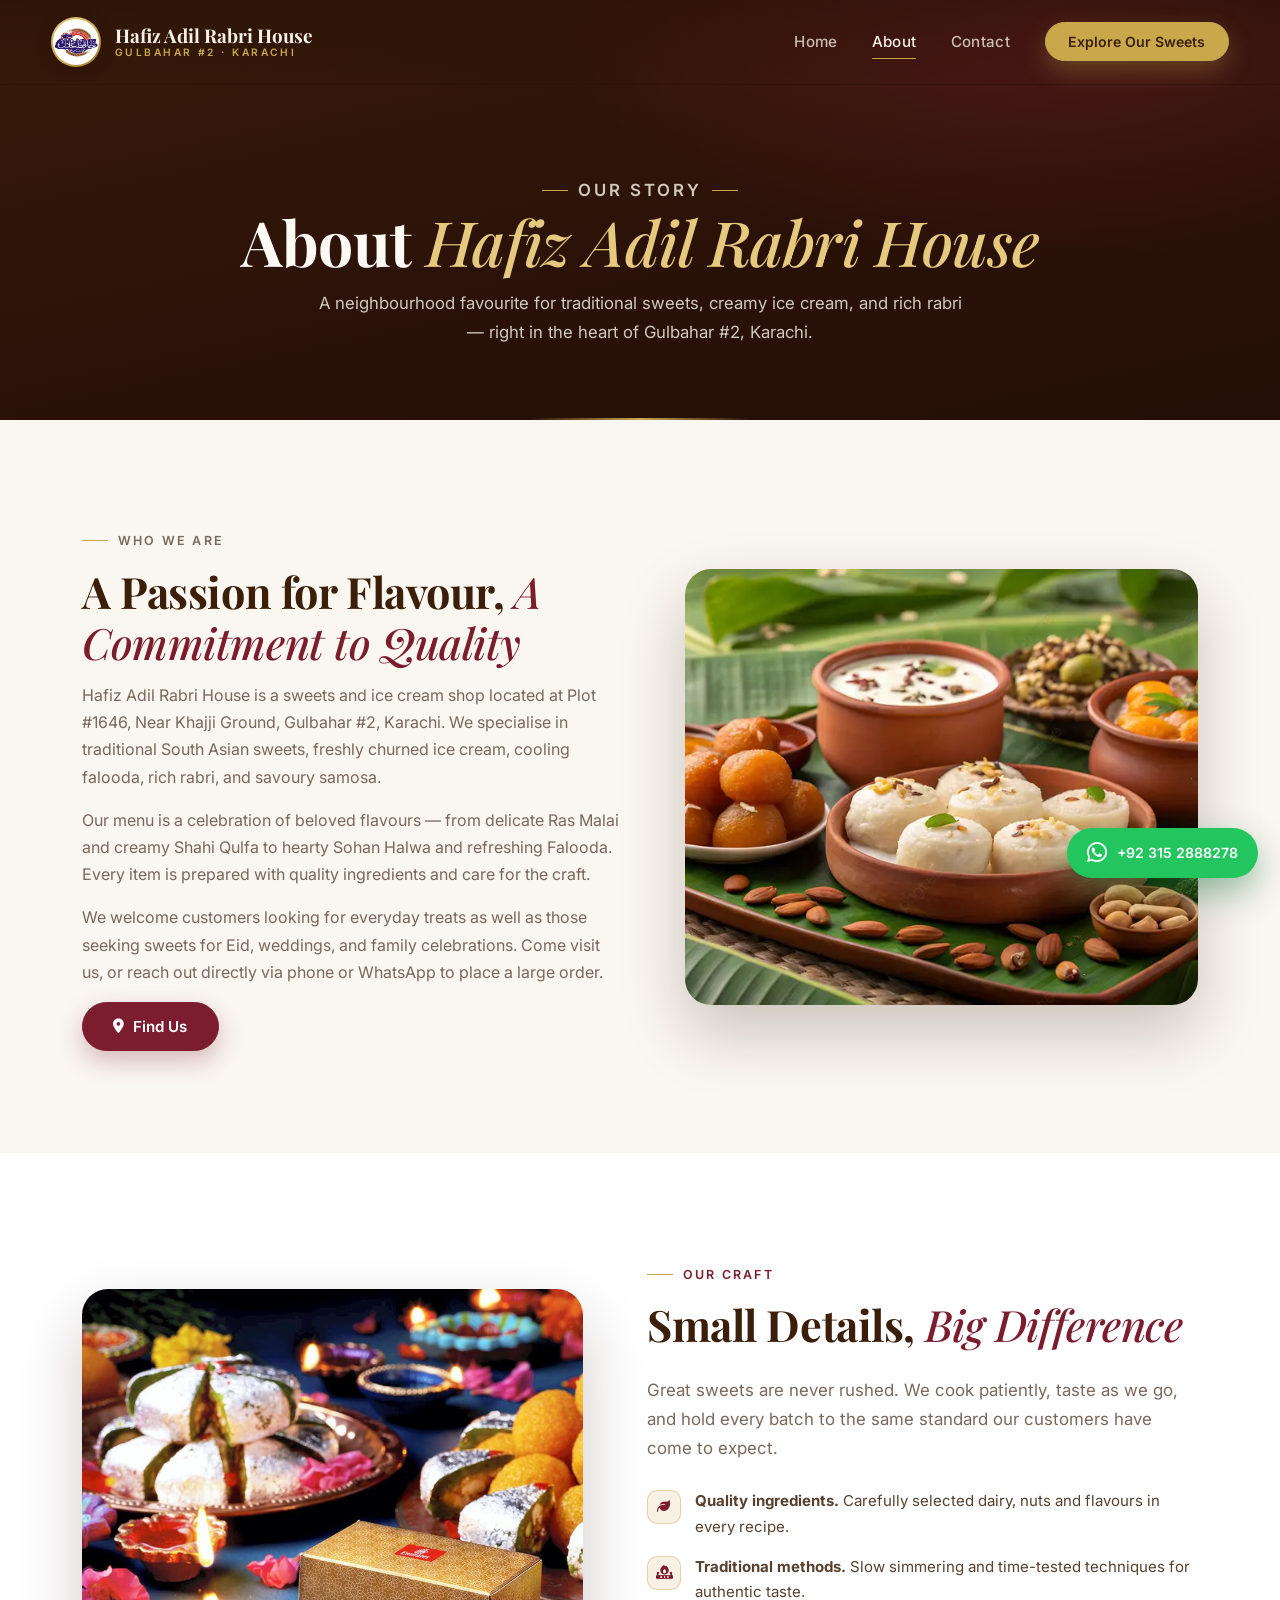
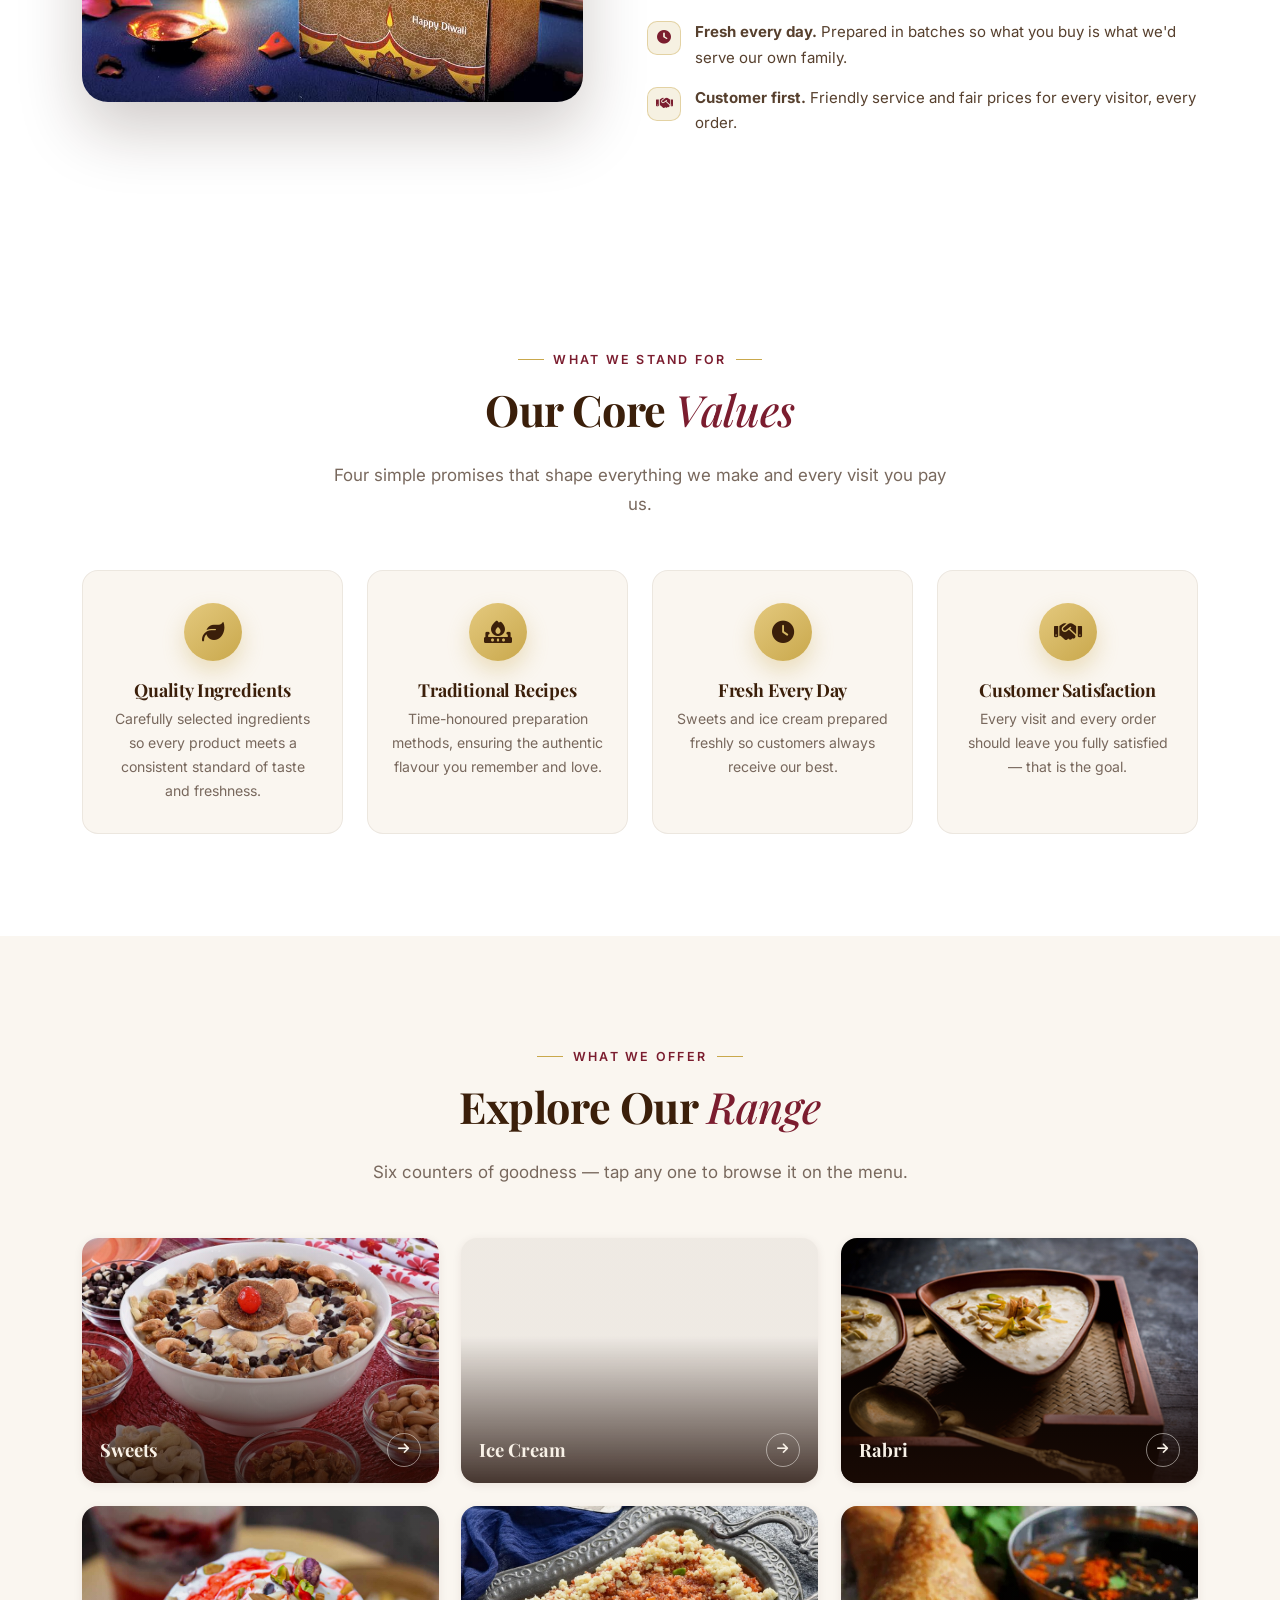
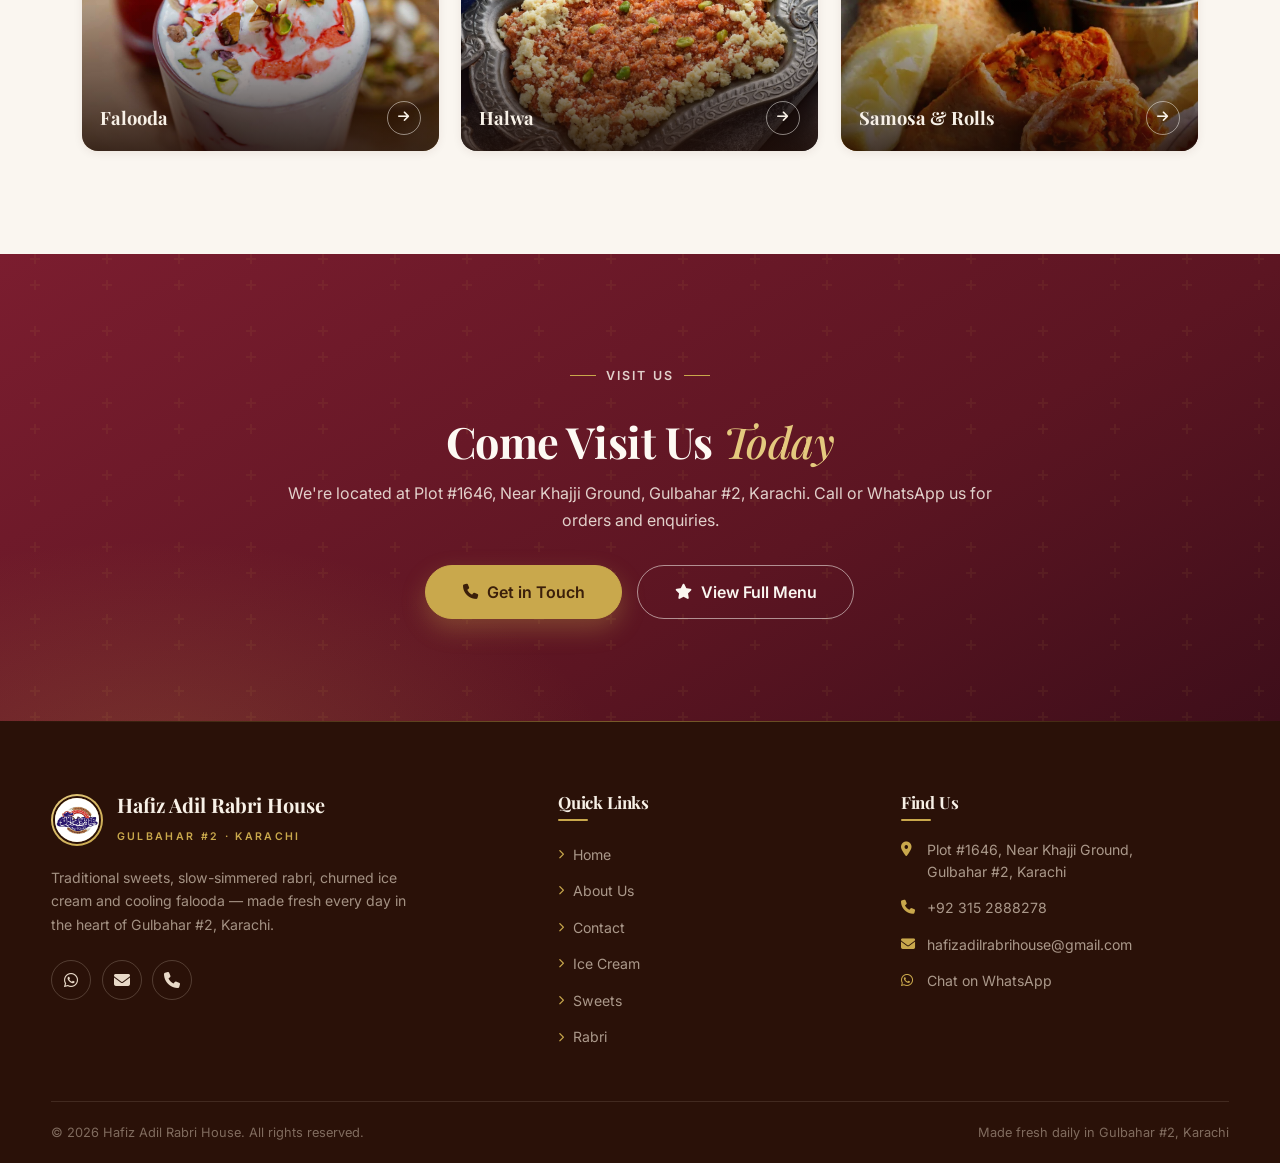
<file: public/about.html>
<!DOCTYPE html>
<html lang="en">

<head>
    <meta charset="UTF-8">
    <meta name="viewport" content="width=device-width, initial-scale=1.0">
    <title>About Us — Hafiz Adil Rabri House | Traditional Sweets, Gulbahar #2, Karachi</title>
    <meta name="description"
        content="Learn about Hafiz Adil Rabri House — a family sweets shop serving traditional mithai, rabri, ice cream and falooda at Plot #1646, Gulbahar #2, Karachi.">
    <link rel="icon" href="./img/logo.%202.jpg">

    <script>
        /* Progressive enhancement gate + fail-safe. */
        (function () {
            var d = document.documentElement;
            d.classList.add('js');
            setTimeout(function () {
                if (!window.__revealInit) {
                    var els = document.querySelectorAll('[data-reveal]');
                    for (var i = 0; i < els.length; i++) {
                        els[i].classList.add('is-visible', 'is-settled');
                    }
                }
            }, 2200);
        })();
    </script>

    <!-- Fonts -->
    <link rel="preconnect" href="https://fonts.googleapis.com">
    <link rel="preconnect" href="https://fonts.gstatic.com" crossorigin>
    <link
        href="https://fonts.googleapis.com/css2?family=Inter:wght@400;500;600;700&family=Playfair+Display:ital,wght@0,500;0,600;0,700;0,800;1,500;1,600&display=swap"
        rel="stylesheet">

    <!-- Bootstrap CSS -->
    <link href="https://cdn.jsdelivr.net/npm/bootstrap@5.3.2/dist/css/bootstrap.min.css" rel="stylesheet"
        integrity="sha384-T3c6CoIi6uLrA9TneNEoa7RxnatzjcDSCmG1MXxSR1GAsXEV/Dwwykc2MPK8M2HN" crossorigin="anonymous">
    <!-- Font Awesome -->
    <link rel="stylesheet" href="https://cdnjs.cloudflare.com/ajax/libs/font-awesome/6.4.2/css/all.min.css"
        integrity="sha512-z3gLpd7yknf1YoNbCzqRKc4qyor8gaKU1qmn+CShxbuBusANI9QpRohGBreCFkKxLhei6S9CQXFEbbKuqLg0DA=="
        crossorigin="anonymous" referrerpolicy="no-referrer">
    <!-- Custom styles -->
    <link rel="stylesheet" href="style.css">
</head>

<body>

    <a class="skip-link" href="#main-content">Skip to main content</a>

    <!-- ══════════════════════════════════════
         HEADER
    ══════════════════════════════════════ -->
    <header class="site-header" id="siteHeader">
        <nav class="navbar navbar-expand-lg" aria-label="Main navigation">
            <div class="nav-wrap">

                <a class="brand" href="index.html" aria-label="Hafiz Adil Rabri House — home">
                    <span class="brand__logo-frame">
                        <img class="brand__logo" src="./img/logo.%202.jpg" alt="Hafiz Adil Rabri House logo">
                    </span>
                    <span class="brand__text">
                        <span class="brand__name">Hafiz Adil Rabri House</span>
                        <span class="brand__tag">Gulbahar #2 · Karachi</span>
                    </span>
                </a>

                <button class="nav-burger" type="button" data-bs-toggle="collapse" data-bs-target="#siteNav"
                    aria-controls="siteNav" aria-expanded="false" aria-label="Toggle navigation menu">
                    <span></span><span></span><span></span>
                </button>

                <nav class="collapse navbar-collapse site-nav" id="siteNav" aria-label="Site sections">
                    <ul class="site-nav__list">
                        <li><a class="site-nav__link" href="index.html">Home</a></li>
                        <li><a class="site-nav__link is-active" aria-current="page" href="about.html">About</a></li>
                        <li><a class="site-nav__link" href="contact.html">Contact</a></li>
                    </ul>
                    <a class="btn btn--gold btn--sm site-nav__cta" href="index.html#signature">Explore Our Sweets</a>
                </nav>

            </div>
        </nav>
    </header>

    <main id="main-content">

        <!-- ══════════════════════════════════════
             PAGE HERO
        ══════════════════════════════════════ -->
        <section class="page-hero" aria-labelledby="about-hero-title">
            <div class="container">
                <p class="eyebrow eyebrow--gold eyebrow--center">Our Story</p>
                <h1 id="about-hero-title">About <em>Hafiz Adil Rabri House</em></h1>
                <p>
                    A neighbourhood favourite for traditional sweets, creamy ice cream, and rich rabri — right in
                    the heart of Gulbahar #2, Karachi.
                </p>
            </div>
        </section>

        <!-- ══════════════════════════════════════
             WHO WE ARE
        ══════════════════════════════════════ -->
        <section class="section about-story" aria-labelledby="story-title">
            <div class="container about-story__grid">

                <div class="about-story__copy" data-reveal="left">
                    <p class="eyebrow">Who We Are</p>
                    <h2 id="story-title">A Passion for Flavour, <em>A Commitment to Quality</em></h2>
                    <p>
                        Hafiz Adil Rabri House is a sweets and ice cream shop located at Plot #1646, Near Khajji
                        Ground, Gulbahar #2, Karachi. We specialise in traditional South Asian sweets, freshly
                        churned ice cream, cooling falooda, rich rabri, and savoury samosa.
                    </p>
                    <p>
                        Our menu is a celebration of beloved flavours — from delicate Ras Malai and creamy Shahi
                        Qulfa to hearty Sohan Halwa and refreshing Falooda. Every item is prepared with quality
                        ingredients and care for the craft.
                    </p>
                    <p>
                        We welcome customers looking for everyday treats as well as those seeking sweets for Eid,
                        weddings, and family celebrations. Come visit us, or reach out directly via phone or
                        WhatsApp to place a large order.
                    </p>
                    <a class="btn btn--primary" href="contact.html">
                        <i class="fa-solid fa-location-dot" aria-hidden="true"></i> Find Us
                    </a>
                </div>

                <div class="about-story__media" data-reveal="right">
                    <img src="./img/pngtree-traditional-indian-sweets-and-desserts-assortment-on-banana-leaf-image_19358061.webp"
                        alt="Rabri, kheer and traditional sweets served in clay pots on a banana leaf" loading="lazy"
                        decoding="async">
                </div>

            </div>
        </section>

        <!-- ══════════════════════════════════════
             CRAFTSMANSHIP
        ══════════════════════════════════════ -->
        <section class="section craft-split" aria-labelledby="craft-title">
            <div class="container craft-split__grid">

                <div class="craft-split__media" data-reveal="left">
                    <img src="./img/wp6667661.jpg"
                        alt="Traditional sweets plated with a gift box and lit diyas for a celebration" loading="lazy"
                        decoding="async">
                </div>

                <div class="craft-split__copy" data-reveal="right">
                    <p class="eyebrow">Our Craft</p>
                    <h2 id="craft-title">Small Details, <em>Big Difference</em></h2>
                    <p class="lede">
                        Great sweets are never rushed. We cook patiently, taste as we go, and hold every batch to
                        the same standard our customers have come to expect.
                    </p>
                    <ul class="craft-points">
                        <li>
                            <i class="fa-solid fa-leaf" aria-hidden="true"></i>
                            <span><strong>Quality ingredients.</strong> Carefully selected dairy, nuts and flavours
                                in every recipe.</span>
                        </li>
                        <li>
                            <i class="fa-solid fa-fire-burner" aria-hidden="true"></i>
                            <span><strong>Traditional methods.</strong> Slow simmering and time-tested techniques
                                for authentic taste.</span>
                        </li>
                        <li>
                            <i class="fa-solid fa-clock" aria-hidden="true"></i>
                            <span><strong>Fresh every day.</strong> Prepared in batches so what you buy is what we'd
                                serve our own family.</span>
                        </li>
                        <li>
                            <i class="fa-solid fa-handshake" aria-hidden="true"></i>
                            <span><strong>Customer first.</strong> Friendly service and fair prices for every
                                visitor, every order.</span>
                        </li>
                    </ul>
                </div>

            </div>
        </section>

        <!-- ══════════════════════════════════════
             VALUES
        ══════════════════════════════════════ -->
        <section class="section values" aria-labelledby="values-title">
            <div class="container">

                <div class="section-head section-head--center" data-reveal>
                    <p class="eyebrow eyebrow--center">What We Stand For</p>
                    <h2 id="values-title">Our Core <em>Values</em></h2>
                    <p class="lede lede--center">
                        Four simple promises that shape everything we make and every visit you pay us.
                    </p>
                </div>

                <div class="values__grid">
                    <div class="value-card" data-reveal>
                        <div class="value-card__icon"><i class="fa-solid fa-leaf" aria-hidden="true"></i></div>
                        <h3>Quality Ingredients</h3>
                        <p>Carefully selected ingredients so every product meets a consistent standard of taste and
                            freshness.</p>
                    </div>
                    <div class="value-card" data-reveal>
                        <div class="value-card__icon"><i class="fa-solid fa-fire-burner" aria-hidden="true"></i></div>
                        <h3>Traditional Recipes</h3>
                        <p>Time-honoured preparation methods, ensuring the authentic flavour you remember and love.</p>
                    </div>
                    <div class="value-card" data-reveal>
                        <div class="value-card__icon"><i class="fa-solid fa-clock" aria-hidden="true"></i></div>
                        <h3>Fresh Every Day</h3>
                        <p>Sweets and ice cream prepared freshly so customers always receive our best.</p>
                    </div>
                    <div class="value-card" data-reveal>
                        <div class="value-card__icon"><i class="fa-solid fa-handshake" aria-hidden="true"></i></div>
                        <h3>Customer Satisfaction</h3>
                        <p>Every visit and every order should leave you fully satisfied — that is the goal.</p>
                    </div>
                </div>

            </div>
        </section>

        <!-- ══════════════════════════════════════
             OUR RANGE (category overview)
        ══════════════════════════════════════ -->
        <section class="section range" aria-labelledby="range-title">
            <div class="container">

                <div class="section-head section-head--center" data-reveal>
                    <p class="eyebrow eyebrow--center">What We Offer</p>
                    <h2 id="range-title">Explore Our <em>Range</em></h2>
                    <p class="lede lede--center">
                        Six counters of goodness — tap any one to browse it on the menu.
                    </p>
                </div>

                <div class="range__grid">
                    <a class="range-tile" href="index.html#sweets" data-reveal>
                        <img src="./img/sweets.icon.jpg" alt="Traditional sweets" loading="lazy" decoding="async">
                        <span class="range-tile__label">
                            <strong>Sweets</strong>
                            <i class="fa-solid fa-arrow-right" aria-hidden="true"></i>
                        </span>
                    </a>
                    <a class="range-tile" href="index.html#ice-cream" data-reveal>
                        <img src="./img/ice-cream.icon2.jpg" alt="Ice cream varieties" loading="lazy"
                            decoding="async">
                        <span class="range-tile__label">
                            <strong>Ice Cream</strong>
                            <i class="fa-solid fa-arrow-right" aria-hidden="true"></i>
                        </span>
                    </a>
                    <a class="range-tile" href="index.html#rabri" data-reveal>
                        <img src="./img/rabri.kheer.jpg" alt="Rabri Kheer" loading="lazy" decoding="async">
                        <span class="range-tile__label">
                            <strong>Rabri</strong>
                            <i class="fa-solid fa-arrow-right" aria-hidden="true"></i>
                        </span>
                    </a>
                    <a class="range-tile" href="index.html#falooda" data-reveal>
                        <img src="./img/falooda.icon.jpg" alt="Ice cream falooda" loading="lazy" decoding="async">
                        <span class="range-tile__label">
                            <strong>Falooda</strong>
                            <i class="fa-solid fa-arrow-right" aria-hidden="true"></i>
                        </span>
                    </a>
                    <a class="range-tile" href="index.html#halwa" data-reveal>
                        <img src="./img/halwa.icon.jpg" alt="Gajer halwa" loading="lazy" decoding="async">
                        <span class="range-tile__label">
                            <strong>Halwa</strong>
                            <i class="fa-solid fa-arrow-right" aria-hidden="true"></i>
                        </span>
                    </a>
                    <a class="range-tile" href="index.html#samoosa" data-reveal>
                        <img src="./img/samosa.icon.webp" alt="Golden fried samosas"
                            loading="lazy" decoding="async">
                        <span class="range-tile__label">
                            <strong>Samosa &amp; Rolls</strong>
                            <i class="fa-solid fa-arrow-right" aria-hidden="true"></i>
                        </span>
                    </a>
                </div>

            </div>
        </section>

        <!-- ══════════════════════════════════════
             CTA
        ══════════════════════════════════════ -->
        <section class="visit" aria-labelledby="about-cta-title">
            <div class="container visit__inner" data-reveal>
                <p class="eyebrow eyebrow--gold eyebrow--center">Visit Us</p>
                <h2 id="about-cta-title">Come Visit Us <em>Today</em></h2>
                <p>
                    We're located at Plot #1646, Near Khajji Ground, Gulbahar #2, Karachi. Call or WhatsApp us for
                    orders and enquiries.
                </p>
                <div class="visit__cta">
                    <a class="btn btn--gold btn--lg" href="contact.html">
                        <i class="fa-solid fa-phone" aria-hidden="true"></i> Get in Touch
                    </a>
                    <a class="btn btn--ghost btn--lg" href="index.html#menu">
                        <i class="fa-solid fa-star" aria-hidden="true"></i> View Full Menu
                    </a>
                </div>
            </div>
        </section>

    </main>

    <!-- ══════════════════════════════════════
         WHATSAPP FAB
    ══════════════════════════════════════ -->
    <a href="https://wa.me/923152888278" class="whatsapp-fab" target="_blank" rel="noopener noreferrer"
        aria-label="Chat with Hafiz Adil Rabri House on WhatsApp">
        <i class="fa-brands fa-whatsapp" aria-hidden="true"></i>
        <span>+92 315 2888278</span>
    </a>

    <!-- ══════════════════════════════════════
         FOOTER
    ══════════════════════════════════════ -->
    <footer class="site-footer">
        <div class="footer-grid">

            <div class="footer-brand">
                <div class="footer-brand__row">
                    <span class="footer-brand__logo">
                        <img src="./img/logo.%202.jpg" alt="Hafiz Adil Rabri House logo" loading="lazy">
                    </span>
                    <span>
                        <span class="footer-brand__name">Hafiz Adil Rabri House</span><br>
                        <span class="footer-brand__tag">Gulbahar #2 · Karachi</span>
                    </span>
                </div>
                <p class="footer-brand__desc">
                    Traditional sweets, slow-simmered rabri, churned ice cream and cooling falooda — made fresh
                    every day in the heart of Gulbahar #2, Karachi.
                </p>
                <div class="footer-social">
                    <a href="https://wa.me/923152888278" target="_blank" rel="noopener noreferrer"
                        aria-label="Chat on WhatsApp"><i class="fa-brands fa-whatsapp" aria-hidden="true"></i></a>
                    <a href="mailto:hafizadilrabrihouse@gmail.com" aria-label="Email us"><i
                            class="fa-solid fa-envelope" aria-hidden="true"></i></a>
                    <a href="tel:+923152888278" aria-label="Call us"><i class="fa-solid fa-phone"
                            aria-hidden="true"></i></a>
                </div>
            </div>

            <div>
                <h3 class="footer-heading">Quick Links</h3>
                <ul class="footer-links">
                    <li><a href="index.html"><i class="fa-solid fa-chevron-right" aria-hidden="true"></i>Home</a></li>
                    <li><a href="about.html"><i class="fa-solid fa-chevron-right" aria-hidden="true"></i>About Us</a>
                    </li>
                    <li><a href="contact.html"><i class="fa-solid fa-chevron-right" aria-hidden="true"></i>Contact</a>
                    </li>
                    <li><a href="index.html#ice-cream"><i class="fa-solid fa-chevron-right"
                                aria-hidden="true"></i>Ice Cream</a></li>
                    <li><a href="index.html#sweets"><i class="fa-solid fa-chevron-right"
                                aria-hidden="true"></i>Sweets</a></li>
                    <li><a href="index.html#rabri"><i class="fa-solid fa-chevron-right"
                                aria-hidden="true"></i>Rabri</a></li>
                </ul>
            </div>

            <div>
                <h3 class="footer-heading">Find Us</h3>
                <ul class="footer-contact">
                    <li>
                        <i class="fa-solid fa-location-dot" aria-hidden="true"></i>
                        <span>Plot #1646, Near Khajji Ground,<br>Gulbahar #2, Karachi</span>
                    </li>
                    <li>
                        <i class="fa-solid fa-phone" aria-hidden="true"></i>
                        <a href="tel:+923152888278">+92 315 2888278</a>
                    </li>
                    <li>
                        <i class="fa-solid fa-envelope" aria-hidden="true"></i>
                        <a href="mailto:hafizadilrabrihouse@gmail.com">hafizadilrabrihouse@gmail.com</a>
                    </li>
                    <li>
                        <i class="fa-brands fa-whatsapp" aria-hidden="true"></i>
                        <a href="https://wa.me/923152888278" target="_blank" rel="noopener noreferrer">Chat on
                            WhatsApp</a>
                    </li>
                </ul>
            </div>

        </div>

        <div class="footer-bottom">
            <span>© 2026 Hafiz Adil Rabri House. All rights reserved.</span>
            <span>Made fresh daily in Gulbahar #2, Karachi</span>
        </div>
    </footer>

    <!-- Bootstrap JS (single load) + app scripts -->
    <script src="https://cdn.jsdelivr.net/npm/bootstrap@5.3.2/dist/js/bootstrap.bundle.min.js"
        integrity="sha384-C6RzsynM9kWDrMNeT87bh95OGNyZPhcTNXj1NW7RuBCsyN/o0jlpcV8Qyq46cDfL"
        crossorigin="anonymous"></script>
    <script src="app.js"></script>

</body>

</html>
</file>
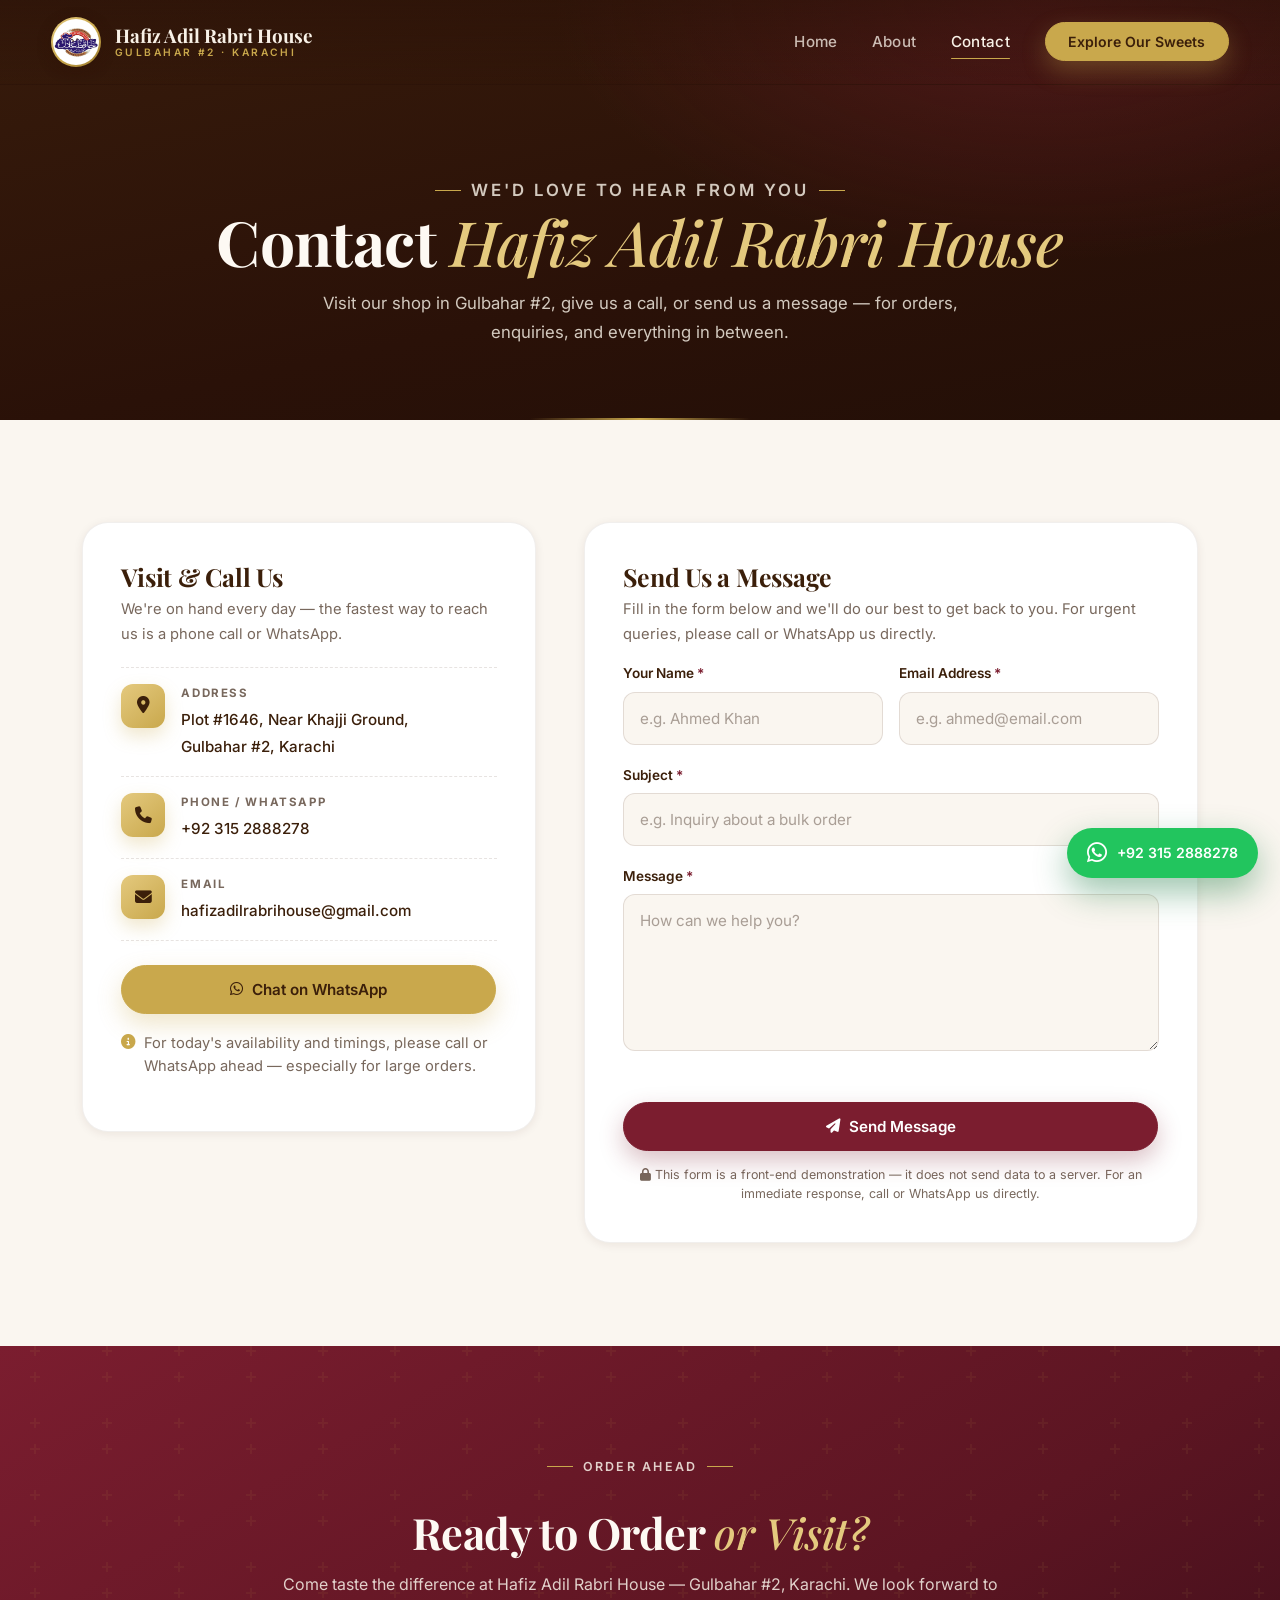
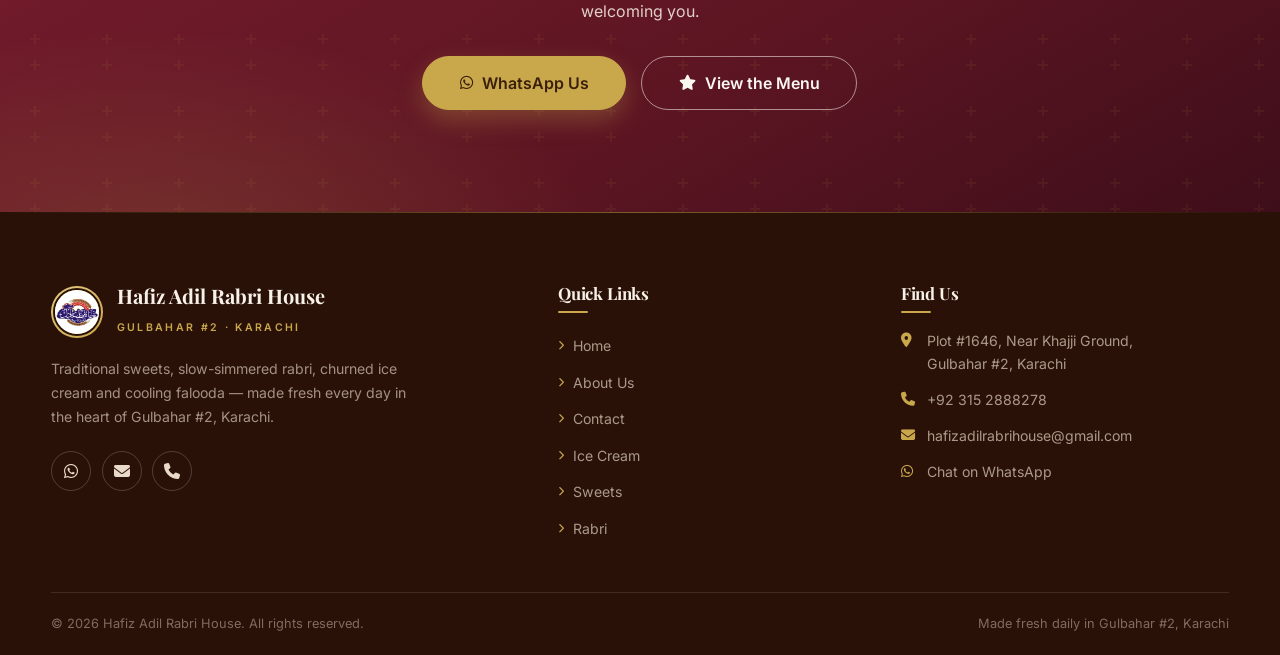
<file: public/contact.html>
<!DOCTYPE html>
<html lang="en">

<head>
    <meta charset="UTF-8">
    <meta name="viewport" content="width=device-width, initial-scale=1.0">
    <title>Contact Us — Hafiz Adil Rabri House | Gulbahar #2, Karachi</title>
    <meta name="description"
        content="Get in touch with Hafiz Adil Rabri House. Visit us at Plot #1646, Gulbahar #2, Karachi, call +92 315 2888278, or message us on WhatsApp.">
    <link rel="icon" href="./img/logo.%202.jpg">

    <script>
        /* Progressive enhancement gate + fail-safe. */
        (function () {
            var d = document.documentElement;
            d.classList.add('js');
            setTimeout(function () {
                if (!window.__revealInit) {
                    var els = document.querySelectorAll('[data-reveal]');
                    for (var i = 0; i < els.length; i++) {
                        els[i].classList.add('is-visible', 'is-settled');
                    }
                }
            }, 2200);
        })();
    </script>

    <!-- Fonts -->
    <link rel="preconnect" href="https://fonts.googleapis.com">
    <link rel="preconnect" href="https://fonts.gstatic.com" crossorigin>
    <link
        href="https://fonts.googleapis.com/css2?family=Inter:wght@400;500;600;700&family=Playfair+Display:ital,wght@0,500;0,600;0,700;0,800;1,500;1,600&display=swap"
        rel="stylesheet">

    <!-- Bootstrap CSS -->
    <link href="https://cdn.jsdelivr.net/npm/bootstrap@5.3.2/dist/css/bootstrap.min.css" rel="stylesheet"
        integrity="sha384-T3c6CoIi6uLrA9TneNEoa7RxnatzjcDSCmG1MXxSR1GAsXEV/Dwwykc2MPK8M2HN" crossorigin="anonymous">
    <!-- Font Awesome -->
    <link rel="stylesheet" href="https://cdnjs.cloudflare.com/ajax/libs/font-awesome/6.4.2/css/all.min.css"
        integrity="sha512-z3gLpd7yknf1YoNbCzqRKc4qyor8gaKU1qmn+CShxbuBusANI9QpRohGBreCFkKxLhei6S9CQXFEbbKuqLg0DA=="
        crossorigin="anonymous" referrerpolicy="no-referrer">
    <!-- Custom styles -->
    <link rel="stylesheet" href="style.css">
</head>

<body>

    <a class="skip-link" href="#main-content">Skip to main content</a>

    <!-- ══════════════════════════════════════
         HEADER
    ══════════════════════════════════════ -->
    <header class="site-header" id="siteHeader">
        <nav class="navbar navbar-expand-lg" aria-label="Main navigation">
            <div class="nav-wrap">

                <a class="brand" href="index.html" aria-label="Hafiz Adil Rabri House — home">
                    <span class="brand__logo-frame">
                        <img class="brand__logo" src="./img/logo.%202.jpg" alt="Hafiz Adil Rabri House logo">
                    </span>
                    <span class="brand__text">
                        <span class="brand__name">Hafiz Adil Rabri House</span>
                        <span class="brand__tag">Gulbahar #2 · Karachi</span>
                    </span>
                </a>

                <button class="nav-burger" type="button" data-bs-toggle="collapse" data-bs-target="#siteNav"
                    aria-controls="siteNav" aria-expanded="false" aria-label="Toggle navigation menu">
                    <span></span><span></span><span></span>
                </button>

                <nav class="collapse navbar-collapse site-nav" id="siteNav" aria-label="Site sections">
                    <ul class="site-nav__list">
                        <li><a class="site-nav__link" href="index.html">Home</a></li>
                        <li><a class="site-nav__link" href="about.html">About</a></li>
                        <li><a class="site-nav__link is-active" aria-current="page" href="contact.html">Contact</a>
                        </li>
                    </ul>
                    <a class="btn btn--gold btn--sm site-nav__cta" href="index.html#signature">Explore Our Sweets</a>
                </nav>

            </div>
        </nav>
    </header>

    <main id="main-content">

        <!-- ══════════════════════════════════════
             PAGE HERO
        ══════════════════════════════════════ -->
        <section class="page-hero" aria-labelledby="contact-hero-title">
            <div class="container">
                <p class="eyebrow eyebrow--gold eyebrow--center">We'd Love to Hear from You</p>
                <h1 id="contact-hero-title">Contact <em>Hafiz Adil Rabri House</em></h1>
                <p>
                    Visit our shop in Gulbahar #2, give us a call, or send us a message — for orders, enquiries,
                    and everything in between.
                </p>
            </div>
        </section>

        <!-- ══════════════════════════════════════
             CONTACT LAYOUT
        ══════════════════════════════════════ -->
        <section class="section contact-wrap" aria-label="Contact information and message form">
            <div class="container contact-grid">

                <!-- Info card -->
                <div class="contact-card" data-reveal="left">
                    <h2>Visit &amp; Call Us</h2>
                    <p>We're on hand every day — the fastest way to reach us is a phone call or WhatsApp.</p>

                    <div class="contact-detail">
                        <div class="contact-detail__icon"><i class="fa-solid fa-location-dot"
                                aria-hidden="true"></i></div>
                        <div class="contact-detail__text">
                            <strong>Address</strong>
                            <span>Plot #1646, Near Khajji Ground,<br>Gulbahar #2, Karachi</span>
                        </div>
                    </div>

                    <div class="contact-detail">
                        <div class="contact-detail__icon"><i class="fa-solid fa-phone" aria-hidden="true"></i></div>
                        <div class="contact-detail__text">
                            <strong>Phone / WhatsApp</strong>
                            <a href="tel:+923152888278">+92 315 2888278</a>
                        </div>
                    </div>

                    <div class="contact-detail">
                        <div class="contact-detail__icon"><i class="fa-solid fa-envelope" aria-hidden="true"></i>
                        </div>
                        <div class="contact-detail__text">
                            <strong>Email</strong>
                            <a href="mailto:hafizadilrabrihouse@gmail.com">hafizadilrabrihouse<wbr>@<wbr>gmail.com</a>
                        </div>
                    </div>

                    <a class="btn btn--gold btn--block"
                        href="https://wa.me/923152888278?text=Assalam%20o%20Alaikum!%20I%20have%20a%20question."
                        target="_blank" rel="noopener noreferrer">
                        <i class="fa-brands fa-whatsapp" aria-hidden="true"></i> Chat on WhatsApp
                    </a>

                    <p class="contact-card__note">
                        <i class="fa-solid fa-circle-info" aria-hidden="true"></i>
                        <span>For today's availability and timings, please call or WhatsApp ahead — especially for
                            large orders.</span>
                    </p>
                </div>

                <!-- Form card -->
                <div class="contact-card" data-reveal="right">
                    <h2>Send Us a Message</h2>
                    <p>
                        Fill in the form below and we'll do our best to get back to you. For urgent queries, please
                        call or WhatsApp us directly.
                    </p>

                    <form id="contact-form" novalidate aria-label="Contact form">
                        <div class="form-row">
                            <div class="form-group">
                                <label for="cf-name">Your Name <span class="req" aria-hidden="true">*</span></label>
                                <input class="form-control-custom" type="text" id="cf-name" name="name"
                                    autocomplete="name" placeholder="e.g. Ahmed Khan" aria-required="true"
                                    aria-describedby="cf-name-error">
                                <span class="field-error" id="cf-name-error" role="alert" aria-live="polite"></span>
                            </div>
                            <div class="form-group">
                                <label for="cf-email">Email Address <span class="req"
                                        aria-hidden="true">*</span></label>
                                <input class="form-control-custom" type="email" id="cf-email" name="email"
                                    autocomplete="email" placeholder="e.g. ahmed@email.com" aria-required="true"
                                    aria-describedby="cf-email-error">
                                <span class="field-error" id="cf-email-error" role="alert" aria-live="polite"></span>
                            </div>
                        </div>

                        <div class="form-group">
                            <label for="cf-subject">Subject <span class="req" aria-hidden="true">*</span></label>
                            <input class="form-control-custom" type="text" id="cf-subject" name="subject"
                                placeholder="e.g. Inquiry about a bulk order" aria-required="true"
                                aria-describedby="cf-subject-error">
                            <span class="field-error" id="cf-subject-error" role="alert" aria-live="polite"></span>
                        </div>

                        <div class="form-group">
                            <label for="cf-message">Message <span class="req" aria-hidden="true">*</span></label>
                            <textarea class="form-control-custom" id="cf-message" name="message" rows="5"
                                placeholder="How can we help you?" aria-required="true"
                                aria-describedby="cf-message-error"></textarea>
                            <span class="field-error" id="cf-message-error" role="alert" aria-live="polite"></span>
                        </div>

                        <button type="submit" class="btn btn--primary btn--block">
                            <i class="fa-solid fa-paper-plane" aria-hidden="true"></i> Send Message
                        </button>

                        <p class="form-hint">
                            <i class="fa-solid fa-lock" aria-hidden="true"></i>
                            This form is a front-end demonstration — it does not send data to a server. For an
                            immediate response, call or WhatsApp us directly.
                        </p>
                    </form>

                    <div id="form-success" role="status" aria-live="polite">
                        <i class="fa-solid fa-circle-check" aria-hidden="true"></i>
                        Thank you! Your message passed validation.
                        <br>
                        Please note: this form is a front-end demonstration and does not transmit data —
                        to reach us instantly, message us on WhatsApp at <strong>+92 315 2888278</strong>.
                    </div>
                </div>

            </div>
        </section>

        <!-- ══════════════════════════════════════
             CTA
        ══════════════════════════════════════ -->
        <section class="visit" aria-labelledby="contact-cta-title">
            <div class="container visit__inner" data-reveal>
                <p class="eyebrow eyebrow--gold eyebrow--center">Order Ahead</p>
                <h2 id="contact-cta-title">Ready to Order <em>or Visit?</em></h2>
                <p>
                    Come taste the difference at Hafiz Adil Rabri House — Gulbahar #2, Karachi. We look forward to
                    welcoming you.
                </p>
                <div class="visit__cta">
                    <a class="btn btn--gold btn--lg" href="https://wa.me/923152888278" target="_blank"
                        rel="noopener noreferrer">
                        <i class="fa-brands fa-whatsapp" aria-hidden="true"></i> WhatsApp Us
                    </a>
                    <a class="btn btn--ghost btn--lg" href="index.html#menu">
                        <i class="fa-solid fa-star" aria-hidden="true"></i> View the Menu
                    </a>
                </div>
            </div>
        </section>

    </main>

    <!-- ══════════════════════════════════════
         WHATSAPP FAB
    ══════════════════════════════════════ -->
    <a href="https://wa.me/923152888278" class="whatsapp-fab" target="_blank" rel="noopener noreferrer"
        aria-label="Chat with Hafiz Adil Rabri House on WhatsApp">
        <i class="fa-brands fa-whatsapp" aria-hidden="true"></i>
        <span>+92 315 2888278</span>
    </a>

    <!-- ══════════════════════════════════════
         FOOTER
    ══════════════════════════════════════ -->
    <footer class="site-footer">
        <div class="footer-grid">

            <div class="footer-brand">
                <div class="footer-brand__row">
                    <span class="footer-brand__logo">
                        <img src="./img/logo.%202.jpg" alt="Hafiz Adil Rabri House logo" loading="lazy">
                    </span>
                    <span>
                        <span class="footer-brand__name">Hafiz Adil Rabri House</span><br>
                        <span class="footer-brand__tag">Gulbahar #2 · Karachi</span>
                    </span>
                </div>
                <p class="footer-brand__desc">
                    Traditional sweets, slow-simmered rabri, churned ice cream and cooling falooda — made fresh
                    every day in the heart of Gulbahar #2, Karachi.
                </p>
                <div class="footer-social">
                    <a href="https://wa.me/923152888278" target="_blank" rel="noopener noreferrer"
                        aria-label="Chat on WhatsApp"><i class="fa-brands fa-whatsapp" aria-hidden="true"></i></a>
                    <a href="mailto:hafizadilrabrihouse@gmail.com" aria-label="Email us"><i
                            class="fa-solid fa-envelope" aria-hidden="true"></i></a>
                    <a href="tel:+923152888278" aria-label="Call us"><i class="fa-solid fa-phone"
                            aria-hidden="true"></i></a>
                </div>
            </div>

            <div>
                <h3 class="footer-heading">Quick Links</h3>
                <ul class="footer-links">
                    <li><a href="index.html"><i class="fa-solid fa-chevron-right" aria-hidden="true"></i>Home</a></li>
                    <li><a href="about.html"><i class="fa-solid fa-chevron-right" aria-hidden="true"></i>About Us</a>
                    </li>
                    <li><a href="contact.html"><i class="fa-solid fa-chevron-right" aria-hidden="true"></i>Contact</a>
                    </li>
                    <li><a href="index.html#ice-cream"><i class="fa-solid fa-chevron-right"
                                aria-hidden="true"></i>Ice Cream</a></li>
                    <li><a href="index.html#sweets"><i class="fa-solid fa-chevron-right"
                                aria-hidden="true"></i>Sweets</a></li>
                    <li><a href="index.html#rabri"><i class="fa-solid fa-chevron-right"
                                aria-hidden="true"></i>Rabri</a></li>
                </ul>
            </div>

            <div>
                <h3 class="footer-heading">Find Us</h3>
                <ul class="footer-contact">
                    <li>
                        <i class="fa-solid fa-location-dot" aria-hidden="true"></i>
                        <span>Plot #1646, Near Khajji Ground,<br>Gulbahar #2, Karachi</span>
                    </li>
                    <li>
                        <i class="fa-solid fa-phone" aria-hidden="true"></i>
                        <a href="tel:+923152888278">+92 315 2888278</a>
                    </li>
                    <li>
                        <i class="fa-solid fa-envelope" aria-hidden="true"></i>
                        <a href="mailto:hafizadilrabrihouse@gmail.com">hafizadilrabrihouse@gmail.com</a>
                    </li>
                    <li>
                        <i class="fa-brands fa-whatsapp" aria-hidden="true"></i>
                        <a href="https://wa.me/923152888278" target="_blank" rel="noopener noreferrer">Chat on
                            WhatsApp</a>
                    </li>
                </ul>
            </div>

        </div>

        <div class="footer-bottom">
            <span>© 2026 Hafiz Adil Rabri House. All rights reserved.</span>
            <span>Made fresh daily in Gulbahar #2, Karachi</span>
        </div>
    </footer>

    <!-- Bootstrap JS (single load) + app scripts -->
    <script src="https://cdn.jsdelivr.net/npm/bootstrap@5.3.2/dist/js/bootstrap.bundle.min.js"
        integrity="sha384-C6RzsynM9kWDrMNeT87bh95OGNyZPhcTNXj1NW7RuBCsyN/o0jlpcV8Qyq46cDfL"
        crossorigin="anonymous"></script>
    <script src="app.js"></script>

</body>

</html>
</file>
<file: public/style.css>
/* ============================================================
   Hafiz Adil Rabri House — Premium Cinematic Stylesheet
   Stack: Bootstrap 5.3 utilities + this custom design system
   Fonts: Playfair Display (display) + Inter (UI / body)
   ------------------------------------------------------------
   Contents
   01 tokens            06 hero            11 showcase
   02 base / reset      07 category rail   12 craft
   03 utilities         08 signature       13 celebration
   04 buttons           09 menu catalogue  14 story / cta / footer ...
   05 header / nav      10 product cards   (continued in part 2)
   ============================================================ */

/* ══════════════════════════════════════════════════════════
   01 · DESIGN TOKENS
   ══════════════════════════════════════════════════════════ */
:root {
  /* Brand palette */
  --chocolate: #3B1F0A;
  --chocolate-deep: #2A1108;
  --ivory: #FAF6F0;
  --burgundy: #7B1D2F;
  --burgundy-deep: #5C1522;
  --gold: #C9A84C;
  --gold-soft: #E4C97E;
  --surface: #FFFFFF;
  --muted: #78685D;

  /* Derived surfaces & lines */
  --line: rgba(59, 31, 10, 0.12);
  --line-soft: rgba(59, 31, 10, 0.07);
  --gold-line: rgba(201, 168, 76, 0.42);
  --overlay: rgba(42, 17, 8, 0.74);
  --ink-soft: #57402E;

  /* Typography */
  --font-display: 'Playfair Display', Georgia, 'Times New Roman', serif;
  --font-body: 'Inter', system-ui, -apple-system, 'Segoe UI', Roboto, sans-serif;

  /* Metrics */
  --header-h: 84px;
  --container-w: min(1200px, 92vw);
  --radius-sm: 10px;
  --radius-md: 16px;
  --radius-lg: 26px;

  /* Shadows (natural, low-spread) */
  --shadow-sm: 0 2px 10px rgba(59, 31, 10, 0.08);
  --shadow-md: 0 12px 32px rgba(59, 31, 10, 0.13);
  --shadow-lg: 0 28px 64px rgba(42, 17, 8, 0.22);

  /* Motion */
  --ease: cubic-bezier(0.22, 0.61, 0.36, 1);
  --dur: 0.32s;
}

/* ══════════════════════════════════════════════════════════
   02 · BASE / RESET
   ══════════════════════════════════════════════════════════ */
*,
*::before,
*::after { box-sizing: border-box; }

html {
  scroll-behavior: smooth;
  scroll-padding-top: calc(var(--header-h) + 14px);
  -webkit-text-size-adjust: 100%;
}

body {
  font-family: var(--font-body);
  font-size: 1rem;
  line-height: 1.7;
  color: var(--chocolate);
  background-color: var(--ivory);
  margin: 0;
  overflow-x: clip;
}

h1, h2, h3, h4 {
  font-family: var(--font-display);
  color: var(--chocolate);
  line-height: 1.18;
  margin: 0 0 0.6em;
  font-weight: 700;
  letter-spacing: -0.01em;
}

h1 { font-size: clamp(2.3rem, 5vw, 3.9rem); }
h2 { font-size: clamp(1.75rem, 3.4vw, 2.7rem); }
h3 { font-size: clamp(1.15rem, 2vw, 1.4rem); }

p { margin: 0 0 1em; }

a {
  color: inherit;
  text-decoration: none;
  transition: color var(--dur) var(--ease);
}

img {
  max-width: 100%;
  display: block;
}

ul { margin: 0; padding: 0; }

::selection {
  background: var(--gold);
  color: var(--chocolate);
}

:focus-visible {
  outline: 2px solid var(--gold);
  outline-offset: 3px;
  border-radius: 4px;
}

/* Skip link */
.skip-link {
  position: fixed;
  top: -60px;
  left: 1rem;
  z-index: 2000;
  background: var(--burgundy);
  color: #fff;
  padding: 0.6rem 1.2rem;
  border-radius: 0 0 10px 10px;
  font-weight: 600;
  transition: top var(--dur) var(--ease);
}
.skip-link:focus { top: 0; color: #fff; }

/* ══════════════════════════════════════════════════════════
   03 · UTILITIES
   ══════════════════════════════════════════════════════════ */
.container {
  width: var(--container-w);
  margin-inline: auto;
}

.section { padding: clamp(4rem, 8vw, 7rem) 0; }
.section--white { background: var(--surface); }
.section--ivory { background: var(--ivory); }

/* Eyebrow label */
.eyebrow {
  display: inline-flex;
  align-items: center;
  gap: 0.6rem;
  font-size: 0.78rem;
  font-weight: 600;
  letter-spacing: 0.18em;
  text-transform: uppercase;
  color: var(--burgundy);
  margin: 0 0 0.9rem;
}
.eyebrow::before {
  content: '';
  width: 26px;
  height: 1.5px;
  background: var(--gold);
  flex: none;
}
.eyebrow--gold { color: var(--gold); }
.eyebrow--gold::before { background: var(--gold); }
.eyebrow--center { justify-content: center; }
.eyebrow--center::after {
  content: '';
  width: 26px;
  height: 1.5px;
  background: var(--gold);
  flex: none;
}
.eyebrow--light { color: var(--gold-soft); }

/* Lede paragraph */
.lede {
  font-size: 1.06rem;
  color: var(--muted);
  max-width: 56ch;
}
.lede--light { color: rgba(232, 217, 200, 0.82); }
.lede--center { margin-inline: auto; }

/* Section heading block */
.section-head {
  max-width: 680px;
  margin-bottom: clamp(2.2rem, 4vw, 3.4rem);
}
.section-head--center {
  text-align: center;
  margin-inline: auto;
}
.section-head--center .lede { margin-inline: auto; }
.section-head--center .eyebrow { justify-content: center; }

/* Italic accent inside headings */
h1 em, h2 em, h3 em {
  font-style: italic;
  font-weight: 500;
  color: var(--burgundy);
}
.hl-gold em,
.section--dark em { color: var(--gold-soft); }

/* Small chip / tag */
.chip {
  display: inline-flex;
  align-items: center;
  gap: 0.45rem;
  font-size: 0.8rem;
  font-weight: 600;
  padding: 0.42rem 0.9rem;
  border-radius: 50px;
  background: rgba(201, 168, 76, 0.14);
  border: 1px solid var(--gold-line);
  color: var(--chocolate);
  letter-spacing: 0.02em;
}
.chip b { color: var(--burgundy); font-weight: 700; }

/* ══════════════════════════════════════════════════════════
   04 · BUTTONS
   ══════════════════════════════════════════════════════════ */
.btn {
  display: inline-flex;
  align-items: center;
  justify-content: center;
  gap: 0.55rem;
  font-family: var(--font-body);
  font-weight: 600;
  font-size: 0.95rem;
  line-height: 1;
  padding: 1rem 1.9rem;
  border-radius: 50px;
  border: 1.5px solid transparent;
  cursor: pointer;
  text-align: center;
  transition:
    background var(--dur) var(--ease),
    color var(--dur) var(--ease),
    border-color var(--dur) var(--ease),
    transform var(--dur) var(--ease),
    box-shadow var(--dur) var(--ease);
  will-change: transform;
}
.btn i { font-size: 0.95em; }

.btn--primary {
  background: var(--burgundy);
  border-color: var(--burgundy);
  color: #fff;
  box-shadow: 0 10px 24px rgba(123, 29, 47, 0.28);
}
.btn--primary:hover {
  background: var(--burgundy-deep);
  border-color: var(--burgundy-deep);
  color: #fff;
  transform: translateY(-2px);
  box-shadow: 0 14px 30px rgba(92, 21, 34, 0.32);
}

.btn--gold {
  background: var(--gold);
  border-color: var(--gold);
  color: var(--chocolate);
  box-shadow: 0 10px 24px rgba(201, 168, 76, 0.3);
}
.btn--gold:hover {
  background: var(--gold-soft);
  border-color: var(--gold-soft);
  color: var(--chocolate);
  transform: translateY(-2px);
  box-shadow: 0 14px 30px rgba(201, 168, 76, 0.38);
}

.btn--ghost {
  background: transparent;
  border-color: rgba(250, 246, 240, 0.55);
  color: #FAF6F0;
}
.btn--ghost:hover {
  background: rgba(250, 246, 240, 0.12);
  border-color: #FAF6F0;
  color: #fff;
  transform: translateY(-2px);
}

.btn--outline {
  background: transparent;
  border-color: var(--gold-line);
  color: var(--chocolate);
}
.btn--outline:hover {
  background: rgba(201, 168, 76, 0.12);
  border-color: var(--gold);
  transform: translateY(-2px);
}

.btn--sm { padding: 0.72rem 1.4rem; font-size: 0.88rem; }
.btn--lg { padding: 1.12rem 2.3rem; font-size: 1rem; }
.btn--block { width: 100%; }

/* ══════════════════════════════════════════════════════════
   05 · HEADER / NAVBAR
   ══════════════════════════════════════════════════════════ */
.site-header {
  position: fixed;
  top: 0;
  left: 0;
  right: 0;
  z-index: 1030;
  --head-fg: #F8F1E7;
  --head-fg-dim: rgba(248, 241, 231, 0.76);
  background: linear-gradient(180deg, rgba(42, 17, 8, 0.52), rgba(42, 17, 8, 0));
  transition:
    background var(--dur) var(--ease),
    box-shadow var(--dur) var(--ease),
    border-color var(--dur) var(--ease);
  border-bottom: 1px solid transparent;
}

/* Solid state after scrolling */
.site-header.is-solid {
  --head-fg: var(--chocolate);
  --head-fg-dim: var(--muted);
  background: rgba(250, 246, 240, 0.94);
  -webkit-backdrop-filter: blur(14px);
  backdrop-filter: blur(14px);
  border-bottom-color: var(--line-soft);
  box-shadow: 0 10px 34px rgba(42, 17, 8, 0.1);
}

/* Bootstrap navbar overrides */
.site-header .navbar {
  padding: 0;
  flex-wrap: nowrap;
}

.nav-wrap {
  width: var(--container-w);
  margin-inline: auto;
  display: flex;
  align-items: center;
  justify-content: space-between;
  gap: 1.5rem;
  min-height: var(--header-h);
  position: relative;
}

/* Brand */
.brand {
  display: inline-flex;
  align-items: center;
  gap: 0.85rem;
  min-width: 0;
}
.brand__logo-frame {
  width: 50px;
  height: 50px;
  flex: none;
  border-radius: 50%;
  padding: 2px;
  background: linear-gradient(140deg, var(--gold-soft), var(--gold) 55%, #9A7A2E);
  box-shadow: 0 4px 14px rgba(42, 17, 8, 0.35);
}
.brand__logo {
  width: 100%;
  height: 100%;
  border-radius: 50%;
  object-fit: cover;
}
.brand__text {
  display: flex;
  flex-direction: column;
  line-height: 1.15;
  min-width: 0;
}
.brand__name {
  font-family: var(--font-display);
  font-weight: 700;
  font-size: 1.18rem;
  color: var(--head-fg);
  white-space: nowrap;
  transition: color var(--dur) var(--ease);
}
.brand__tag {
  font-size: 0.64rem;
  font-weight: 600;
  letter-spacing: 0.24em;
  text-transform: uppercase;
  color: var(--gold);
}

/* Nav links */
.site-nav {
  align-items: center;
  justify-content: flex-end;
  gap: 0.4rem;
}
.site-nav__list {
  display: flex;
  align-items: center;
  gap: 0.35rem;
  list-style: none;
}
.site-nav__link {
  position: relative;
  display: inline-block;
  font-weight: 500;
  font-size: 0.95rem;
  letter-spacing: 0.02em;
  color: var(--head-fg-dim);
  padding: 0.55rem 0.9rem;
  transition: color var(--dur) var(--ease);
}
.site-nav__link::after {
  content: '';
  position: absolute;
  left: 0.9rem;
  right: 0.9rem;
  bottom: 0.28rem;
  height: 1.5px;
  background: var(--gold);
  border-radius: 2px;
  transform: scaleX(0);
  transform-origin: left center;
  transition: transform 0.4s var(--ease);
}
.site-nav__link:hover,
.site-nav__link:focus-visible { color: var(--head-fg); }
.site-nav__link:hover::after { transform: scaleX(1); }
.site-nav__link.is-active { color: var(--head-fg); }
.site-nav__link.is-active::after { transform: scaleX(1); }

.site-nav__cta { margin-left: 0.9rem; }

/* Burger (mobile) */
.nav-burger {
  display: none;
  flex-direction: column;
  justify-content: center;
  gap: 5px;
  width: 46px;
  height: 46px;
  padding: 0 12px;
  background: rgba(250, 246, 240, 0.1);
  border: 1px solid rgba(250, 246, 240, 0.28);
  border-radius: 12px;
  color: var(--head-fg);
  cursor: pointer;
  transition: background var(--dur) var(--ease), border-color var(--dur) var(--ease);
}
.nav-burger span {
  display: block;
  width: 100%;
  height: 2px;
  border-radius: 2px;
  background: currentColor;
  transition: transform 0.35s var(--ease), opacity 0.25s var(--ease);
}
.nav-burger:hover { background: rgba(250, 246, 240, 0.18); }
.site-header.is-solid .nav-burger {
  background: rgba(59, 31, 10, 0.06);
  border-color: var(--line);
}
.nav-burger[aria-expanded="true"] span:nth-child(1) { transform: translateY(7px) rotate(45deg); }
.nav-burger[aria-expanded="true"] span:nth-child(2) { opacity: 0; }
.nav-burger[aria-expanded="true"] span:nth-child(3) { transform: translateY(-7px) rotate(-45deg); }

/* Mobile nav panel */
@media (max-width: 991.98px) {
  .nav-burger { display: flex; }

  .site-nav.navbar-collapse {
    position: absolute;
    top: calc(100% + 10px);
    left: 0;
    right: 0;
    z-index: 1020;
    display: block;
    background: linear-gradient(165deg, #341A0B 0%, var(--chocolate-deep) 100%);
    border: 1px solid rgba(201, 168, 76, 0.25);
    border-radius: var(--radius-md);
    box-shadow: var(--shadow-lg);
    padding: 1rem;
    overflow: hidden;
  }
  .site-nav.navbar-collapse:not(.show) { display: none; }

  .site-nav__list {
    flex-direction: column;
    align-items: stretch;
    gap: 0;
  }
  .site-nav__link {
    display: block;
    color: rgba(248, 241, 231, 0.82);
    font-size: 1.02rem;
    padding: 0.85rem 0.9rem;
    border-bottom: 1px solid rgba(201, 168, 76, 0.12);
  }
  .site-nav__link::after { display: none; }
  .site-nav__link:hover,
  .site-nav__link.is-active { color: var(--gold-soft); }
  .site-nav__cta {
    display: flex;
    width: 100%;
    margin: 1rem 0 0.25rem;
  }
}

/* ══════════════════════════════════════════════════════════
   06 · HERO
   ══════════════════════════════════════════════════════════ */
.hero {
  position: relative;
  min-height: max(660px, 96vh);
  display: flex;
  align-items: center;
  overflow: hidden;
  background: var(--chocolate-deep);
  isolation: isolate;
}

.hero__media {
  position: absolute;
  inset: 0;
  z-index: -2;
}
.hero__img {
  width: 100%;
  height: 100%;
  object-fit: cover;
  object-position: 18% center;
  transform: scale(1.04);
  will-change: transform;
}
/* Cinematic veils — darken the copy side, keep the sweets visible */
.hero__veil {
  position: absolute;
  inset: 0;
  z-index: -1;
  background:
    linear-gradient(255deg, rgba(42, 17, 8, 0.88) 4%, rgba(42, 17, 8, 0.55) 38%, rgba(42, 17, 8, 0.14) 66%, rgba(42, 17, 8, 0.05) 100%),
    linear-gradient(180deg, rgba(42, 17, 8, 0.5) 0%, rgba(42, 17, 8, 0) 30%, rgba(42, 17, 8, 0) 62%, rgba(42, 17, 8, 0.62) 100%);
}

.hero__inner {
  width: var(--container-w);
  margin-inline: auto;
  display: flex;
  justify-content: flex-end;
  align-items: center;
  gap: 2.5rem;
  padding: calc(var(--header-h) + 3rem) 0 4.5rem;
  position: relative;
}

.hero__content {
  max-width: 620px;
  color: #F8F1E7;
  text-align: right;
  display: flex;
  flex-direction: column;
  align-items: flex-end;
}

.hero__title {
  color: #FDF9F3;
  font-size: clamp(2.4rem, 5vw, 4.1rem);
  margin: 0.2rem 0 1.1rem;
  text-wrap: balance;
}
.hero__title em {
  color: var(--gold-soft);
  font-weight: 500;
}

.hero__lede {
  font-size: clamp(1rem, 1.4vw, 1.12rem);
  color: rgba(248, 241, 231, 0.85);
  max-width: 46ch;
  margin-bottom: 1.9rem;
}

.hero__cta {
  display: flex;
  flex-wrap: wrap;
  gap: 0.9rem;
  justify-content: flex-end;
}

.hero__meta {
  margin-top: 2rem;
  display: flex;
  flex-wrap: wrap;
  justify-content: flex-end;
  gap: 0.5rem 1.4rem;
  list-style: none;
  font-size: 0.8rem;
  font-weight: 500;
  letter-spacing: 0.16em;
  text-transform: uppercase;
  color: rgba(228, 201, 126, 0.9);
}
.hero__meta li { display: inline-flex; align-items: center; gap: 1.4rem; }
.hero__meta li + li::before {
  content: '';
  width: 4px;
  height: 4px;
  border-radius: 50%;
  background: var(--gold);
  opacity: 0.7;
}

/* Floating signature card */
.hero__card {
  position: absolute;
  left: 0;
  bottom: 3.4rem;
  display: flex;
  align-items: center;
  gap: 0.9rem;
  padding: 0.65rem 1.15rem 0.65rem 0.65rem;
  border-radius: 18px;
  background: rgba(42, 17, 8, 0.55);
  border: 1px solid rgba(201, 168, 76, 0.35);
  -webkit-backdrop-filter: blur(10px);
  backdrop-filter: blur(10px);
  box-shadow: 0 18px 44px rgba(15, 6, 2, 0.4);
  color: #F8F1E7;
}
.hero__card img {
  width: 62px;
  height: 62px;
  border-radius: 12px;
  object-fit: cover;
  flex: none;
}
.hero__card-label {
  font-size: 0.66rem;
  font-weight: 600;
  letter-spacing: 0.2em;
  text-transform: uppercase;
  color: var(--gold-soft);
  margin: 0 0 0.1rem;
}
.hero__card-text {
  font-family: var(--font-display);
  font-size: 0.98rem;
  margin: 0;
  line-height: 1.3;
}
.hero__card-price {
  font-size: 0.82rem;
  color: rgba(248, 241, 231, 0.75);
  margin: 0.1rem 0 0;
}
.hero__card-price b { color: var(--gold-soft); font-weight: 700; }

/* Scroll cue */
.hero__scroll {
  position: absolute;
  left: 50%;
  bottom: 1.4rem;
  transform: translateX(-50%);
  width: 1px;
  height: 44px;
  background: rgba(228, 201, 126, 0.45);
  overflow: hidden;
}
.hero__scroll::after {
  content: '';
  position: absolute;
  left: 0;
  top: -50%;
  width: 100%;
  height: 50%;
  background: var(--gold-soft);
  animation: scrollCue 2.4s var(--ease) infinite;
}
@keyframes scrollCue {
  0%   { top: -50%; }
  100% { top: 110%; }
}

/* Hero entrance animation — pure CSS, fill-mode both.
   No base opacity:0, so even if animations are disabled or
   interrupted the copy can never end up stuck invisible. */
@keyframes heroIn {
  from { opacity: 0; transform: translateY(30px); }
  to   { opacity: 1; transform: translateY(0); }
}
.js .hero [data-hero] {
  animation: heroIn 0.95s var(--ease) both;
}
.js .hero [data-hero="1"] { animation-delay: 0.1s; }
.js .hero [data-hero="2"] { animation-delay: 0.24s; }
.js .hero [data-hero="3"] { animation-delay: 0.38s; }
.js .hero [data-hero="4"] { animation-delay: 0.52s; }
.js .hero [data-hero="5"] { animation-delay: 0.66s; }

@media (max-width: 991.98px) {
  .hero { min-height: max(600px, 92vh); }
  .hero__inner { justify-content: center; }
  .hero__content { text-align: center; align-items: center; max-width: 640px; }
  .hero__cta { justify-content: center; }
  .hero__meta { justify-content: center; }
  .hero__card { display: none; }
  .hero__scroll { display: none; }
  .hero__veil {
    background:
      linear-gradient(180deg, rgba(42, 17, 8, 0.66) 0%, rgba(42, 17, 8, 0.42) 45%),
      linear-gradient(0deg, rgba(42, 17, 8, 0.72) 0%, rgba(42, 17, 8, 0.2) 55%);
  }
  .hero__img { object-position: center; }
}

/* ══════════════════════════════════════════════════════════
   07 · CATEGORY RAIL
   ══════════════════════════════════════════════════════════ */
.cats {
  background: var(--ivory);
  padding: clamp(2.6rem, 5vw, 3.8rem) 0 clamp(2.2rem, 4vw, 3rem);
  border-bottom: 1px solid var(--line-soft);
  position: relative;
}
.cats__inner {
  display: grid;
  grid-template-columns: repeat(6, 1fr);
  gap: 1.4rem 1rem;
}

.cat {
  display: flex;
  flex-direction: column;
  align-items: center;
  gap: 0.7rem;
  text-align: center;
}
.cat__ring {
  width: 104px;
  height: 104px;
  border-radius: 50%;
  padding: 3px;
  background: linear-gradient(160deg, rgba(201, 168, 76, 0.55), rgba(201, 168, 76, 0.12) 60%);
  transition: transform 0.35s var(--ease), box-shadow 0.35s var(--ease);
  box-shadow: 0 8px 22px rgba(59, 31, 10, 0.1);
}
.cat__ring img {
  width: 100%;
  height: 100%;
  border-radius: 50%;
  object-fit: cover;
  border: 3px solid var(--surface);
  transition: transform 0.5s var(--ease);
}
.cat:hover .cat__ring {
  transform: translateY(-6px);
  box-shadow: 0 16px 32px rgba(59, 31, 10, 0.18);
}
.cat:hover .cat__ring img { transform: scale(1.08); }
.cat__label {
  font-size: 0.83rem;
  font-weight: 600;
  letter-spacing: 0.08em;
  text-transform: uppercase;
  color: var(--chocolate);
  transition: color var(--dur) var(--ease);
}
.cat:hover .cat__label { color: var(--burgundy); }

@media (max-width: 991.98px) {
  .cats__inner { grid-template-columns: repeat(3, 1fr); }
  .cat__ring { width: 92px; height: 92px; }
}
@media (max-width: 480px) {
  .cats__inner { gap: 1.2rem 0.6rem; }
  .cat__ring { width: 76px; height: 76px; }
  .cat__label { font-size: 0.7rem; letter-spacing: 0.05em; }
}

/* ══════════════════════════════════════════════════════════
   08 · SIGNATURE SECTION
   ══════════════════════════════════════════════════════════ */
.signature { background: var(--ivory); overflow: hidden; }

.sig-grid {
  display: grid;
  grid-template-columns: 1.05fr 1fr;
  gap: clamp(2.4rem, 5vw, 5rem);
  align-items: center;
}

.sig-copy h2 { margin-bottom: 0.9rem; }
.sig-copy .lede { margin-bottom: 1.8rem; }

/* Signature menu list */
.sig-list { list-style: none; margin-bottom: 2.2rem; }
.sig-item {
  display: flex;
  align-items: baseline;
  justify-content: space-between;
  gap: 1.2rem;
  padding: 1.05rem 0.2rem;
  border-bottom: 1px dashed var(--line);
  transition: transform var(--dur) var(--ease), border-color var(--dur) var(--ease);
}
.sig-item:first-child { border-top: 1px dashed var(--line); }
.sig-item:hover { transform: translateX(6px); border-color: var(--gold-line); }
.sig-item__info { min-width: 0; }
.sig-item__name {
  font-family: var(--font-display);
  font-size: 1.12rem;
  font-weight: 700;
  margin: 0 0 0.12rem;
  color: var(--chocolate);
}
.sig-item__desc {
  font-size: 0.86rem;
  color: var(--muted);
  margin: 0;
}
.sig-item__price {
  font-family: var(--font-display);
  font-size: 1.15rem;
  font-weight: 700;
  color: var(--burgundy);
  white-space: nowrap;
}

/* Signature media — layered frame */
.sig-media { position: relative; }
.sig-media__frame {
  position: relative;
  border-radius: var(--radius-lg);
  overflow: hidden;
  box-shadow: var(--shadow-lg);
  aspect-ratio: 4 / 3.4;
}
.sig-media__frame img {
  width: 100%;
  height: 100%;
  object-fit: cover;
  transition: transform 0.8s var(--ease);
}
.sig-media:hover .sig-media__frame img { transform: scale(1.045); }
.sig-media::before {
  content: '';
  position: absolute;
  inset: -18px -18px auto auto;
  width: 62%;
  height: 62%;
  border-radius: var(--radius-lg);
  border: 1.5px solid var(--gold-line);
  z-index: -1;
}
.sig-media::after {
  content: '';
  position: absolute;
  inset: auto auto -20px -20px;
  width: 46%;
  height: 46%;
  border-radius: var(--radius-lg);
  background: radial-gradient(circle at 30% 30%, rgba(201, 168, 76, 0.28), transparent 70%);
  z-index: -1;
}
.sig-media__tag {
  position: absolute;
  left: 1.2rem;
  bottom: 1.2rem;
  background: rgba(42, 17, 8, 0.78);
  -webkit-backdrop-filter: blur(8px);
  backdrop-filter: blur(8px);
  border: 1px solid var(--gold-line);
  color: #F8F1E7;
  border-radius: 14px;
  padding: 0.6rem 1rem;
  font-size: 0.8rem;
  line-height: 1.35;
}
.sig-media__tag strong {
  display: block;
  font-family: var(--font-display);
  font-size: 0.95rem;
  color: var(--gold-soft);
}

@media (max-width: 991.98px) {
  .sig-grid { grid-template-columns: 1fr; }
  .sig-media { order: -1; }
  .sig-media::before, .sig-media::after { display: none; }
}

/* ══════════════════════════════════════════════════════════
   09 · MENU CATALOGUE
   ══════════════════════════════════════════════════════════ */
.menu-block { margin-top: clamp(3.2rem, 6vw, 5rem); }
.menu-block:first-of-type { margin-top: 0; }
.menu-block + .menu-block { padding-top: clamp(3.2rem, 6vw, 5rem); border-top: 1px solid var(--line-soft); }

/* Category heading inside the catalogue */
.menu-head {
  display: flex;
  align-items: center;
  gap: 1.1rem;
  margin-bottom: 2rem;
}
.menu-head__icon {
  width: 58px;
  height: 58px;
  flex: none;
  border-radius: 50%;
  padding: 2px;
  background: linear-gradient(150deg, var(--gold-soft), var(--gold));
  box-shadow: 0 8px 20px rgba(201, 168, 76, 0.3);
}
.menu-head__icon img {
  width: 100%;
  height: 100%;
  border-radius: 50%;
  object-fit: cover;
  border: 2.5px solid var(--surface);
}
.menu-head__text { min-width: 0; }
.menu-head__eyebrow {
  font-size: 0.7rem;
  font-weight: 600;
  letter-spacing: 0.2em;
  text-transform: uppercase;
  color: var(--burgundy);
  margin: 0 0 0.1rem;
}
.menu-head h3 {
  font-size: clamp(1.5rem, 2.6vw, 2rem);
  margin: 0;
}
.menu-head__note {
  margin: 0.1rem 0 0;
  font-size: 0.88rem;
  color: var(--muted);
}
.menu-head__count {
  margin-left: auto;
  flex: none;
  font-size: 0.72rem;
  font-weight: 600;
  letter-spacing: 0.14em;
  text-transform: uppercase;
  color: var(--muted);
  border: 1px solid var(--line);
  border-radius: 50px;
  padding: 0.35rem 0.9rem;
}
@media (max-width: 575.98px) {
  .menu-head { flex-wrap: wrap; }
  .menu-head__count { margin-left: 0; }
}

/* ── Ice cream feature strip ── */
.feature {
  display: grid;
  grid-template-columns: 1.15fr 1fr;
  gap: clamp(1.8rem, 4vw, 3.4rem);
  align-items: center;
  margin-bottom: 2.6rem;
}
.feature__media {
  position: relative;
  padding-bottom: 3.2rem;
  padding-right: 2.6rem;
}
.feature__media img.feature__img--main {
  width: 100%;
  aspect-ratio: 16 / 10.5;
  object-fit: cover;
  border-radius: var(--radius-lg);
  box-shadow: var(--shadow-lg);
}
.feature__media img.feature__img--float {
  position: absolute;
  right: 0;
  bottom: 0;
  width: 44%;
  aspect-ratio: 1 / 1;
  object-fit: cover;
  border-radius: var(--radius-md);
  border: 5px solid var(--surface);
  box-shadow: var(--shadow-md);
}
.feature__body h3 {
  font-size: clamp(1.4rem, 2.4vw, 1.9rem);
  margin-bottom: 0.6rem;
}
.feature__body p { color: var(--muted); margin-bottom: 1.4rem; }

/* Price legend chips */
.price-chips {
  display: flex;
  flex-wrap: wrap;
  gap: 0.6rem;
}
.price-chips .chip { font-size: 0.82rem; padding: 0.5rem 1rem; }

@media (max-width: 991.98px) {
  .feature { grid-template-columns: 1fr; }
  .feature__media { padding-bottom: 2.2rem; padding-right: 1.6rem; }
  .feature__media img.feature__img--float { width: 38%; border-width: 4px; }
}

/* ══════════════════════════════════════════════════════════
   10 · PRODUCT CARDS & GRIDS
   ══════════════════════════════════════════════════════════ */
.grid {
  display: grid;
  gap: 1.5rem;
}
.grid--3 { grid-template-columns: repeat(3, 1fr); }
.grid--4 { grid-template-columns: repeat(4, 1fr); }

@media (max-width: 1199.98px) {
  .grid--4 { grid-template-columns: repeat(3, 1fr); }
}
@media (max-width: 991.98px) {
  .grid--3, .grid--4 { grid-template-columns: repeat(2, 1fr); }
}
@media (max-width: 575.98px) {
  .grid--3, .grid--4 { grid-template-columns: 1fr; gap: 1.2rem; }
}

.p-card {
  position: relative;
  display: flex;
  flex-direction: column;
  background: var(--surface);
  border: 1px solid var(--line-soft);
  border-radius: var(--radius-md);
  overflow: hidden;
  box-shadow: var(--shadow-sm);
  transition:
    transform 0.4s var(--ease),
    box-shadow 0.4s var(--ease),
    border-color 0.4s var(--ease);
}
.p-card:hover {
  transform: translateY(-7px);
  box-shadow: var(--shadow-md);
  border-color: var(--gold-line);
}

.p-card__media {
  position: relative;
  overflow: hidden;
  aspect-ratio: 4 / 3;
}
.p-card__media img {
  width: 100%;
  height: 100%;
  object-fit: cover;
  transition: transform 0.65s var(--ease);
  will-change: transform;
}
.p-card:hover .p-card__media img { transform: scale(1.07); }
.p-card__media::after {
  content: '';
  position: absolute;
  inset: 0;
  background: linear-gradient(180deg, transparent 62%, rgba(42, 17, 8, 0.24));
  opacity: 0;
  transition: opacity 0.4s var(--ease);
}
.p-card:hover .p-card__media::after { opacity: 1; }

.p-card__body {
  display: flex;
  flex-direction: column;
  flex: 1;
  gap: 0.35rem;
  padding: 1.05rem 1.15rem 1.2rem;
}
.p-card__title {
  font-family: var(--font-display);
  font-size: 1.08rem;
  font-weight: 700;
  color: var(--chocolate);
  margin: 0;
}
.p-card__desc {
  font-size: 0.85rem;
  color: var(--muted);
  margin: 0;
  line-height: 1.55;
}
.p-card__foot {
  margin-top: auto;
  padding-top: 0.6rem;
  display: flex;
  align-items: center;
  justify-content: space-between;
  gap: 0.8rem;
}
.p-card__price {
  font-family: var(--font-display);
  font-size: 1.22rem;
  font-weight: 700;
  color: var(--burgundy);
}
.p-card__from {
  font-size: 0.74rem;
  font-weight: 600;
  letter-spacing: 0.1em;
  text-transform: uppercase;
  color: var(--muted);
  border: 1px solid var(--line);
  border-radius: 50px;
  padding: 0.28rem 0.75rem;
  transition: border-color var(--dur) var(--ease), color var(--dur) var(--ease);
}
.p-card:hover .p-card__from { border-color: var(--gold-line); color: var(--burgundy); }

/* Compact flavour card (ice cream) */
.p-card--mini .p-card__media { aspect-ratio: 5 / 4; }
.p-card--mini .p-card__body { padding: 0.9rem 1rem 1rem; }
.p-card--mini .p-card__title { font-size: 1rem; }


/* ══════════════════════════════════════════════════════════
   11 · RABRI & FALOODA SHOWCASE (dark)
   ══════════════════════════════════════════════════════════ */
.showcase {
  position: relative;
  background:
    radial-gradient(900px 420px at 85% -10%, rgba(123, 29, 47, 0.4), transparent 65%),
    linear-gradient(165deg, #33190A 0%, var(--chocolate-deep) 58%, #220E06 100%);
  color: #EFE3D3;
  overflow: hidden;
}
.section--dark { background: var(--chocolate-deep); color: #EFE3D3; }
.section--dark h2, .section--dark h3 { color: #F8F1E7; }
.showcase h2, .showcase h3 { color: #F8F1E7; }
.showcase h2 em, .showcase h3 em { color: var(--gold-soft); }

.showcase__grid {
  display: grid;
  grid-template-columns: 1fr 1fr;
  gap: clamp(1.6rem, 3.5vw, 2.6rem);
}
@media (max-width: 991.98px) {
  .showcase__grid { grid-template-columns: 1fr; }
}

.show-card {
  display: flex;
  flex-direction: column;
  border-radius: var(--radius-lg);
  overflow: hidden;
  background: rgba(255, 255, 255, 0.045);
  border: 1px solid rgba(201, 168, 76, 0.22);
  box-shadow: 0 24px 60px rgba(15, 6, 2, 0.45);
  transition: transform 0.45s var(--ease), border-color 0.45s var(--ease);
  scroll-margin-top: calc(var(--header-h) + 18px);
}
.show-card:hover { transform: translateY(-6px); border-color: rgba(201, 168, 76, 0.5); }

.show-card__media {
  position: relative;
  overflow: hidden;
  aspect-ratio: 16 / 9;
}
.show-card__media img {
  width: 100%;
  height: 100%;
  object-fit: cover;
  transition: transform 0.8s var(--ease);
}
.show-card:hover .show-card__media img { transform: scale(1.05); }
.show-card__media::after {
  content: '';
  position: absolute;
  inset: 0;
  background: linear-gradient(180deg, transparent 55%, rgba(34, 14, 6, 0.7));
}

.show-card__body { padding: 1.7rem 1.8rem 1.9rem; }
.show-card__kicker {
  font-size: 0.7rem;
  font-weight: 600;
  letter-spacing: 0.22em;
  text-transform: uppercase;
  color: var(--gold);
  margin: 0 0 0.3rem;
}
.show-card__body h3 {
  font-size: clamp(1.5rem, 2.4vw, 1.95rem);
  color: #F8F1E7;
  margin-bottom: 0.55rem;
}
.show-card__body > p {
  color: rgba(239, 227, 211, 0.72);
  font-size: 0.94rem;
  margin-bottom: 1.3rem;
}

/* Price list on dark */
.price-list { list-style: none; }
.price-list li {
  display: flex;
  align-items: baseline;
  justify-content: space-between;
  gap: 1rem;
  padding: 0.72rem 0;
  border-top: 1px dashed rgba(201, 168, 76, 0.24);
  font-size: 0.95rem;
  color: rgba(239, 227, 211, 0.85);
}
.price-list li:last-child { border-bottom: 1px dashed rgba(201, 168, 76, 0.24); }
.price-list span:last-child {
  font-family: var(--font-display);
  font-weight: 700;
  font-size: 1.05rem;
  color: var(--gold-soft);
  white-space: nowrap;
}

/* ══════════════════════════════════════════════════════════
   12 · CRAFT / QUALITY SECTION
   ══════════════════════════════════════════════════════════ */
.craft { background: var(--ivory); overflow: hidden; }
.craft__grid {
  display: grid;
  grid-template-columns: 1fr 1.15fr;
  gap: clamp(2.4rem, 5vw, 5rem);
  align-items: center;
}

.craft__media { position: relative; }
.craft__media-frame {
  border-radius: var(--radius-lg);
  overflow: hidden;
  box-shadow: var(--shadow-lg);
  aspect-ratio: 4 / 4.4;
}
.craft__media-frame img {
  width: 100%;
  height: 100%;
  object-fit: cover;
  object-position: center 30%;
  transition: transform 0.8s var(--ease);
}
.craft__media:hover .craft__media-frame img { transform: scale(1.05); }
.craft__badge {
  position: absolute;
  right: -14px;
  bottom: 26px;
  background: var(--surface);
  border: 1px solid var(--gold-line);
  border-radius: 16px;
  padding: 0.85rem 1.15rem;
  box-shadow: var(--shadow-md);
  text-align: center;
}
.craft__badge strong {
  display: block;
  font-family: var(--font-display);
  font-size: 1.35rem;
  color: var(--burgundy);
  line-height: 1.1;
}
.craft__badge span {
  font-size: 0.7rem;
  font-weight: 600;
  letter-spacing: 0.12em;
  text-transform: uppercase;
  color: var(--muted);
}

.craft__items {
  display: grid;
  grid-template-columns: 1fr 1fr;
  gap: 1.1rem;
  margin-top: 2rem;
}
.craft-item {
  background: var(--surface);
  border: 1px solid var(--line-soft);
  border-radius: var(--radius-md);
  padding: 1.25rem 1.25rem 1.3rem;
  transition: transform var(--dur) var(--ease), box-shadow var(--dur) var(--ease), border-color var(--dur) var(--ease);
}
.craft-item:hover {
  transform: translateY(-5px);
  box-shadow: var(--shadow-md);
  border-color: var(--gold-line);
}
.craft-item__icon {
  width: 44px;
  height: 44px;
  border-radius: 12px;
  display: flex;
  align-items: center;
  justify-content: center;
  font-size: 1.15rem;
  color: var(--chocolate);
  background: linear-gradient(140deg, var(--gold-soft), var(--gold));
  box-shadow: 0 8px 18px rgba(201, 168, 76, 0.32);
  margin-bottom: 0.85rem;
}
.craft-item h3 {
  font-size: 1.05rem;
  margin-bottom: 0.35rem;
}
.craft-item p {
  font-size: 0.86rem;
  color: var(--muted);
  margin: 0;
  line-height: 1.6;
}

@media (max-width: 991.98px) {
  .craft__grid { grid-template-columns: 1fr; }
  .craft__media-frame { aspect-ratio: 4 / 3; }
  .craft__badge { right: 12px; }
}
@media (max-width: 575.98px) {
  .craft__items { grid-template-columns: 1fr; }
}

/* ══════════════════════════════════════════════════════════
   13 · CELEBRATION & GIFTING
   ══════════════════════════════════════════════════════════ */
.celebration {
  position: relative;
  overflow: hidden;
  background: var(--chocolate-deep);
  color: #F8F1E7;
  padding: clamp(4rem, 8vw, 6.5rem) 0;
}
.celebration__bg {
  position: absolute;
  inset: 0;
  z-index: 0;
}
.celebration__bg img {
  width: 100%;
  height: 100%;
  object-fit: cover;
  object-position: center 38%;
}
.celebration__bg::after {
  content: '';
  position: absolute;
  inset: 0;
  background: linear-gradient(100deg, rgba(30, 12, 5, 0.93) 22%, rgba(42, 17, 8, 0.72) 55%, rgba(42, 17, 8, 0.38) 100%);
}

.celebration__inner {
  position: relative;
  z-index: 1;
  display: grid;
  grid-template-columns: 1.25fr 0.75fr;
  gap: clamp(2rem, 5vw, 4.5rem);
  align-items: center;
}
.celebration__copy h2 { color: #FDF9F3; margin-bottom: 0.9rem; }
.celebration__copy h2 em { color: var(--gold-soft); }
.celebration__copy p {
  color: rgba(248, 241, 231, 0.82);
  max-width: 52ch;
  margin-bottom: 1.9rem;
}
.celebration__cta { display: flex; flex-wrap: wrap; gap: 0.9rem; }

.celebration__polaroid {
  position: relative;
  justify-self: center;
  transform: rotate(-2.4deg);
}
.celebration__polaroid img {
  width: min(280px, 68vw);
  aspect-ratio: 3 / 4;
  object-fit: cover;
  border-radius: 18px;
  border: 6px solid rgba(250, 246, 240, 0.92);
  box-shadow: 0 30px 70px rgba(10, 4, 1, 0.6);
}
.celebration__polaroid figcaption {
  position: absolute;
  left: 50%;
  bottom: -16px;
  transform: translateX(-50%);
  white-space: nowrap;
  background: var(--gold);
  color: var(--chocolate);
  font-size: 0.72rem;
  font-weight: 700;
  letter-spacing: 0.14em;
  text-transform: uppercase;
  border-radius: 50px;
  padding: 0.42rem 1.1rem;
  box-shadow: 0 10px 24px rgba(201, 168, 76, 0.35);
}

@media (max-width: 991.98px) {
  .celebration__inner { grid-template-columns: 1fr; }
  .celebration__polaroid { display: none; }
}

/* ══════════════════════════════════════════════════════════
   14 · STORY PREVIEW
   ══════════════════════════════════════════════════════════ */
.story { background: var(--surface); overflow: hidden; }
.story__grid {
  display: grid;
  grid-template-columns: 1fr 1.05fr;
  gap: clamp(2.4rem, 5vw, 5rem);
  align-items: center;
}
.story__media {
  position: relative;
  border-radius: var(--radius-lg);
  overflow: hidden;
  box-shadow: var(--shadow-lg);
  aspect-ratio: 4 / 3.2;
}
.story__media img {
  width: 100%;
  height: 100%;
  object-fit: cover;
  transition: transform 0.8s var(--ease);
}
.story__media:hover img { transform: scale(1.045); }
.story__media::before {
  content: '';
  position: absolute;
  inset: 16px;
  border: 1px solid rgba(250, 246, 240, 0.45);
  border-radius: calc(var(--radius-lg) - 10px);
  z-index: 1;
  pointer-events: none;
}
.story__copy h2 { margin-bottom: 0.9rem; }
.story__copy .lede { margin-bottom: 1.2rem; }
.story__copy p { color: var(--muted); }
.story__actions {
  display: flex;
  flex-wrap: wrap;
  gap: 0.9rem;
  margin-top: 1.6rem;
}

@media (max-width: 991.98px) {
  .story__grid { grid-template-columns: 1fr; }
  .story__media { aspect-ratio: 4 / 3; }
}

/* ══════════════════════════════════════════════════════════
   15 · VISIT / CTA BAND
   ══════════════════════════════════════════════════════════ */
.visit {
  position: relative;
  background:
    radial-gradient(760px 380px at 12% 110%, rgba(201, 168, 76, 0.18), transparent 60%),
    linear-gradient(150deg, var(--burgundy) 0%, var(--burgundy-deep) 62%, #3E0E1A 100%);
  color: #F8F1E7;
  padding: clamp(4rem, 8vw, 6.5rem) 0;
  overflow: hidden;
}
.visit::before {
  content: '';
  position: absolute;
  inset: 0;
  background: url("data:image/svg+xml,%3Csvg width='72' height='72' viewBox='0 0 72 72' xmlns='http://www.w3.org/2000/svg'%3E%3Cg fill='%23C9A84C' fill-opacity='0.07'%3E%3Cpath d='M36 30v-4h-2v4h-4v2h4v4h2v-4h4v-2h-4zm0-28V0h-2v4h-4v2h4v4h2V6h4V4h-4z'/%3E%3C/g%3E%3C/svg%3E");
  pointer-events: none;
}
.visit__inner {
  position: relative;
  text-align: center;
  max-width: 760px;
  margin-inline: auto;
}
.visit__inner h2 { color: #FDF9F3; margin-bottom: 0.8rem; }
.visit__inner h2 em { color: var(--gold-soft); }
.visit__inner > p {
  color: rgba(248, 241, 231, 0.85);
  margin-bottom: 1.9rem;
}
.visit__meta {
  display: flex;
  flex-wrap: wrap;
  justify-content: center;
  gap: 0.8rem 2.2rem;
  list-style: none;
  margin-bottom: 2rem;
  font-size: 0.92rem;
  color: rgba(248, 241, 231, 0.88);
}
.visit__meta li {
  display: inline-flex;
  align-items: center;
  gap: 0.55rem;
}
.visit__meta i { color: var(--gold-soft); }
.visit__cta {
  display: flex;
  flex-wrap: wrap;
  justify-content: center;
  gap: 0.9rem;
}
.visit__note {
  margin-top: 1.6rem;
  font-size: 0.82rem;
  color: rgba(248, 241, 231, 0.6);
}

/* ══════════════════════════════════════════════════════════
   16 · PAGE HERO (About / Contact)
   ══════════════════════════════════════════════════════════ */
.page-hero {
  position: relative;
  background:
    radial-gradient(800px 420px at 82% 0%, rgba(123, 29, 47, 0.42), transparent 62%),
    linear-gradient(168deg, #371B0B 0%, var(--chocolate-deep) 62%, #230F07 100%);
  color: #F8F1E7;
  padding: calc(var(--header-h) + clamp(3.5rem, 7vw, 5.5rem)) 0 clamp(3.3rem, 6vw, 4.6rem);
  text-align: center;
  overflow: hidden;
}
.page-hero::after {
  content: '';
  position: absolute;
  left: 50%;
  bottom: 0;
  transform: translateX(-50%);
  width: min(220px, 40vw);
  height: 2px;
  background: linear-gradient(90deg, transparent, var(--gold), transparent);
}
.page-hero h1 {
  color: #FDF9F3;
  margin-bottom: 0.7rem;
}
.page-hero h1 em { color: var(--gold-soft); }
.page-hero > .container > p {
  color: rgba(248, 241, 231, 0.82);
  max-width: 60ch;
  margin-inline: auto;
  margin-bottom: 0;
  font-size: 1.05rem;
}

/* ══════════════════════════════════════════════════════════
   17 · ABOUT PAGE COMPONENTS
   ══════════════════════════════════════════════════════════ */
.about-story { background: var(--ivory); overflow: hidden; }
.about-story__grid {
  display: grid;
  grid-template-columns: 1.05fr 1fr;
  gap: clamp(2.4rem, 5vw, 5rem);
  align-items: center;
}
.about-story__copy h2 { margin-bottom: 0.9rem; }
.about-story__copy p { color: var(--muted); }
.about-story__media {
  border-radius: var(--radius-lg);
  overflow: hidden;
  box-shadow: var(--shadow-lg);
  aspect-ratio: 4 / 3.4;
}
.about-story__media img {
  width: 100%;
  height: 100%;
  object-fit: cover;
  transition: transform 0.8s var(--ease);
}
.about-story__media:hover img { transform: scale(1.045); }
@media (max-width: 991.98px) {
  .about-story__grid { grid-template-columns: 1fr; }
  .about-story__media { order: -1; aspect-ratio: 4 / 3; }
}

/* Values */
.values { background: var(--surface); }
.values__grid {
  display: grid;
  grid-template-columns: repeat(4, 1fr);
  gap: 1.5rem;
}
@media (max-width: 991.98px) { .values__grid { grid-template-columns: repeat(2, 1fr); } }
@media (max-width: 575.98px) { .values__grid { grid-template-columns: 1fr; } }

.value-card {
  position: relative;
  background: var(--ivory);
  border: 1px solid var(--line-soft);
  border-radius: var(--radius-md);
  padding: 2rem 1.5rem 1.9rem;
  text-align: center;
  overflow: hidden;
  transition: transform 0.4s var(--ease), box-shadow 0.4s var(--ease), border-color 0.4s var(--ease);
}
.value-card::before {
  content: '';
  position: absolute;
  inset: 0 auto auto 0;
  width: 100%;
  height: 3px;
  background: linear-gradient(90deg, var(--gold), transparent 85%);
  opacity: 0;
  transition: opacity 0.4s var(--ease);
}
.value-card:hover {
  transform: translateY(-6px);
  box-shadow: var(--shadow-md);
  border-color: var(--gold-line);
}
.value-card:hover::before { opacity: 1; }
.value-card__icon {
  width: 58px;
  height: 58px;
  margin: 0 auto 1.1rem;
  border-radius: 50%;
  display: flex;
  align-items: center;
  justify-content: center;
  font-size: 1.4rem;
  color: var(--chocolate);
  background: linear-gradient(140deg, var(--gold-soft), var(--gold));
  box-shadow: 0 10px 22px rgba(201, 168, 76, 0.32);
}
.value-card h3 { font-size: 1.12rem; margin-bottom: 0.45rem; }
.value-card p { font-size: 0.88rem; color: var(--muted); margin: 0; }

/* Range mosaic (category overview) */
.range { background: var(--ivory); }
.range__grid {
  display: grid;
  grid-template-columns: repeat(3, 1fr);
  gap: 1.4rem;
}
@media (max-width: 991.98px) { .range__grid { grid-template-columns: repeat(2, 1fr); } }
@media (max-width: 575.98px) { .range__grid { grid-template-columns: 1fr; } }

.range-tile {
  position: relative;
  display: block;
  border-radius: var(--radius-md);
  overflow: hidden;
  aspect-ratio: 16 / 11;
  box-shadow: var(--shadow-sm);
  transition: transform 0.4s var(--ease), box-shadow 0.4s var(--ease);
}
.range-tile:hover { transform: translateY(-6px); box-shadow: var(--shadow-md); }
.range-tile img {
  width: 100%;
  height: 100%;
  object-fit: cover;
  transition: transform 0.7s var(--ease);
}
.range-tile:hover img { transform: scale(1.07); }
.range-tile::after {
  content: '';
  position: absolute;
  inset: 0;
  background: linear-gradient(180deg, rgba(30, 12, 5, 0.05) 40%, rgba(30, 12, 5, 0.82));
}
.range-tile__label {
  position: absolute;
  left: 1.15rem;
  right: 1.15rem;
  bottom: 1.05rem;
  z-index: 1;
  display: flex;
  align-items: center;
  justify-content: space-between;
  gap: 0.8rem;
  color: #F8F1E7;
}
.range-tile__label strong {
  font-family: var(--font-display);
  font-size: 1.15rem;
  font-weight: 700;
}
.range-tile__label i {
  width: 34px;
  height: 34px;
  flex: none;
  border-radius: 50%;
  border: 1px solid rgba(250, 246, 240, 0.5);
  display: flex;
  align-items: center;
  justify-content: center;
  font-size: 0.8rem;
  transition: background var(--dur) var(--ease), color var(--dur) var(--ease), border-color var(--dur) var(--ease);
}
.range-tile:hover .range-tile__label i {
  background: var(--gold);
  border-color: var(--gold);
  color: var(--chocolate);
}

/* Craft split (about craftsmanship) */
.craft-split { background: var(--surface); overflow: hidden; }
.craft-split__grid {
  display: grid;
  grid-template-columns: 1fr 1.1fr;
  gap: clamp(2.4rem, 5vw, 5rem);
  align-items: center;
}
.craft-split__media {
  border-radius: var(--radius-lg);
  overflow: hidden;
  box-shadow: var(--shadow-lg);
  aspect-ratio: 4 / 3.3;
}
.craft-split__media img {
  width: 100%;
  height: 100%;
  object-fit: cover;
  object-position: left 20%;
  transition: transform 0.8s var(--ease);
}
.craft-split__media:hover img { transform: scale(1.05); }
.craft-points {
  list-style: none;
  margin-top: 1.6rem;
  display: flex;
  flex-direction: column;
  gap: 0.9rem;
}
.craft-points li {
  display: flex;
  gap: 0.9rem;
  align-items: flex-start;
  font-size: 0.94rem;
  color: var(--ink-soft);
}
.craft-points i {
  width: 34px;
  height: 34px;
  flex: none;
  border-radius: 10px;
  background: rgba(201, 168, 76, 0.16);
  border: 1px solid var(--gold-line);
  color: var(--burgundy);
  display: flex;
  align-items: center;
  justify-content: center;
  font-size: 0.85rem;
  margin-top: 2px;
}
@media (max-width: 991.98px) {
  .craft-split__grid { grid-template-columns: 1fr; }
  .craft-split__media { aspect-ratio: 4 / 3; }
}

/* ══════════════════════════════════════════════════════════
   18 · CONTACT PAGE COMPONENTS
   ══════════════════════════════════════════════════════════ */
.contact-wrap { background: var(--ivory); }
.contact-grid {
  display: grid;
  grid-template-columns: 0.85fr 1.15fr;
  gap: clamp(1.8rem, 4vw, 3rem);
  align-items: start;
}
@media (max-width: 991.98px) {
  .contact-grid { grid-template-columns: 1fr; }
}

.contact-card {
  background: var(--surface);
  border: 1px solid var(--line-soft);
  border-radius: var(--radius-lg);
  padding: clamp(1.8rem, 3vw, 2.5rem);
  box-shadow: var(--shadow-sm);
  min-width: 0;
}
.contact-card h2 { font-size: 1.55rem; margin-bottom: 0.4rem; }
.contact-card > p { font-size: 0.92rem; color: var(--muted); }

.contact-detail {
  display: flex;
  gap: 1rem;
  align-items: flex-start;
  padding: 1rem 0;
  border-bottom: 1px dashed var(--line);
}
.contact-detail:first-of-type { border-top: 1px dashed var(--line); margin-top: 1.2rem; }
.contact-detail__icon {
  width: 44px;
  height: 44px;
  flex: none;
  border-radius: 12px;
  display: flex;
  align-items: center;
  justify-content: center;
  font-size: 1.05rem;
  color: var(--chocolate);
  background: linear-gradient(140deg, var(--gold-soft), var(--gold));
  box-shadow: 0 8px 18px rgba(201, 168, 76, 0.28);
}
.contact-detail__text strong {
  display: block;
  font-size: 0.72rem;
  font-weight: 700;
  letter-spacing: 0.14em;
  text-transform: uppercase;
  color: var(--muted);
  margin-bottom: 0.15rem;
}
.contact-detail__text {
  min-width: 0;
}
.contact-detail__text span,
.contact-detail__text a {
  font-size: 0.95rem;
  font-weight: 500;
  color: var(--chocolate);
  line-height: 1.55;
  overflow-wrap: anywhere;
}
.contact-detail__text a:hover { color: var(--burgundy); }
.contact-card .btn { margin-top: 1.5rem; }
.contact-card__note {
  margin-top: 1.1rem;
  font-size: 0.8rem;
  color: var(--muted);
  display: flex;
  gap: 0.5rem;
  align-items: flex-start;
  line-height: 1.55;
}
.contact-card__note i { color: var(--gold); margin-top: 3px; }

/* Form */
.form-group { margin-bottom: 1.15rem; }
.form-group label {
  display: block;
  font-size: 0.85rem;
  font-weight: 600;
  color: var(--chocolate);
  margin-bottom: 0.4rem;
}
.form-group label .req { color: var(--burgundy); }
.form-control-custom {
  width: 100%;
  padding: 0.8rem 1rem;
  border: 1.5px solid var(--line);
  border-radius: 12px;
  font-family: var(--font-body);
  font-size: 0.95rem;
  color: var(--chocolate);
  background: var(--ivory);
  transition: border-color var(--dur) var(--ease), box-shadow var(--dur) var(--ease), background var(--dur) var(--ease);
}
.form-control-custom::placeholder { color: rgba(120, 104, 93, 0.62); }
.form-control-custom:focus {
  outline: none;
  border-color: var(--gold);
  background: var(--surface);
  box-shadow: 0 0 0 3.5px rgba(201, 168, 76, 0.18);
}
.form-control-custom.error {
  border-color: #B3261E;
  box-shadow: 0 0 0 3.5px rgba(179, 38, 30, 0.12);
}
.form-row {
  display: grid;
  grid-template-columns: 1fr 1fr;
  gap: 1rem;
}
@media (max-width: 575.98px) {
  .form-row { grid-template-columns: 1fr; }
}
.field-error {
  display: none;
  font-size: 0.8rem;
  font-weight: 500;
  color: #B3261E;
  margin-top: 0.35rem;
}
.field-error.visible { display: block; }

#form-success {
  display: none;
  margin-top: 1.2rem;
  background: rgba(46, 125, 80, 0.08);
  border: 1.5px solid rgba(46, 125, 80, 0.45);
  border-radius: 14px;
  padding: 1.1rem 1.3rem;
  color: #1E6B45;
  font-size: 0.92rem;
  font-weight: 500;
  line-height: 1.6;
}
#form-success.visible { display: block; }
#form-success i { color: #2E7D50; }

.form-hint {
  font-size: 0.78rem;
  color: var(--muted);
  text-align: center;
  margin: 0.9rem 0 0;
  line-height: 1.55;
}

/* ══════════════════════════════════════════════════════════
   19 · FOOTER
   ══════════════════════════════════════════════════════════ */
.site-footer {
  background: var(--chocolate-deep);
  color: #E8D9C8;
  padding: clamp(3.2rem, 6vw, 4.5rem) 0 0;
  position: relative;
}
.site-footer::before {
  content: '';
  position: absolute;
  top: 0;
  left: 0;
  right: 0;
  height: 1px;
  background: linear-gradient(90deg, transparent, rgba(201, 168, 76, 0.5), transparent);
}

.footer-grid {
  width: var(--container-w);
  margin-inline: auto;
  display: grid;
  grid-template-columns: 1.35fr 0.85fr 1fr;
  gap: clamp(2rem, 5vw, 4rem);
}

.footer-brand__row {
  display: flex;
  align-items: center;
  gap: 0.85rem;
  margin-bottom: 1.1rem;
}
.footer-brand__logo {
  width: 52px;
  height: 52px;
  border-radius: 50%;
  padding: 2px;
  background: linear-gradient(140deg, var(--gold-soft), var(--gold));
  flex: none;
}
.footer-brand__logo img {
  width: 100%;
  height: 100%;
  border-radius: 50%;
  object-fit: cover;
  border: 2px solid var(--chocolate-deep);
}
.footer-brand__name {
  font-family: var(--font-display);
  font-size: 1.25rem;
  font-weight: 700;
  color: #F8F1E7;
  line-height: 1.2;
}
.footer-brand__tag {
  font-size: 0.66rem;
  font-weight: 600;
  letter-spacing: 0.22em;
  text-transform: uppercase;
  color: var(--gold);
}
.footer-brand__desc {
  font-size: 0.88rem;
  color: rgba(232, 217, 200, 0.64);
  line-height: 1.7;
  margin-bottom: 1.4rem;
  max-width: 40ch;
}
.footer-social {
  display: flex;
  flex-wrap: wrap;
  gap: 0.65rem;
}
.footer-social a {
  width: 40px;
  height: 40px;
  border-radius: 50%;
  border: 1.5px solid rgba(232, 217, 200, 0.22);
  display: flex;
  align-items: center;
  justify-content: center;
  font-size: 1rem;
  color: #E8D9C8;
  transition: background var(--dur) var(--ease), border-color var(--dur) var(--ease), color var(--dur) var(--ease), transform var(--dur) var(--ease);
}
.footer-social a:hover {
  background: var(--gold);
  border-color: var(--gold);
  color: var(--chocolate);
  transform: translateY(-3px);
}

.footer-heading {
  font-family: var(--font-display);
  font-size: 1.05rem;
  color: #F8F1E7;
  margin-bottom: 1.1rem;
  position: relative;
  padding-bottom: 0.55rem;
}
.footer-heading::after {
  content: '';
  position: absolute;
  left: 0;
  bottom: 0;
  width: 30px;
  height: 2px;
  border-radius: 2px;
  background: var(--gold);
}
.footer-links {
  list-style: none;
  display: flex;
  flex-direction: column;
  gap: 0.55rem;
}
.footer-links a {
  display: inline-flex;
  align-items: center;
  gap: 0.55rem;
  font-size: 0.88rem;
  color: rgba(232, 217, 200, 0.68);
  transition: color var(--dur) var(--ease), transform var(--dur) var(--ease);
}
.footer-links a i { font-size: 0.6rem; color: var(--gold); }
.footer-links a:hover { color: var(--gold-soft); transform: translateX(4px); }

.footer-contact {
  list-style: none;
  display: flex;
  flex-direction: column;
  gap: 0.85rem;
}
.footer-contact li {
  display: flex;
  gap: 0.7rem;
  align-items: flex-start;
  font-size: 0.88rem;
  color: rgba(232, 217, 200, 0.68);
  line-height: 1.6;
}
.footer-contact i {
  color: var(--gold);
  margin-top: 3px;
  min-width: 15px;
}
.footer-contact a { color: rgba(232, 217, 200, 0.68); }
.footer-contact a:hover { color: var(--gold-soft); }

.footer-bottom {
  width: var(--container-w);
  margin: clamp(2.4rem, 4vw, 3.2rem) auto 0;
  padding: 1.25rem 0;
  border-top: 1px solid rgba(232, 217, 200, 0.12);
  display: flex;
  justify-content: space-between;
  align-items: center;
  flex-wrap: wrap;
  gap: 0.5rem;
  font-size: 0.8rem;
  color: rgba(232, 217, 200, 0.45);
}

@media (max-width: 991.98px) {
  .footer-grid { grid-template-columns: 1fr 1fr; }
}
@media (max-width: 575.98px) {
  .footer-grid { grid-template-columns: 1fr; }
  .footer-bottom { flex-direction: column; text-align: center; }
}

/* ══════════════════════════════════════════════════════════
   20 · WHATSAPP FLOATING BUTTON
   ══════════════════════════════════════════════════════════ */
.whatsapp-fab {
  position: fixed;
  right: 1.4rem;
  bottom: calc(1.4rem + env(safe-area-inset-bottom, 0px));
  z-index: 950;
  display: inline-flex;
  align-items: center;
  gap: 0.6rem;
  background: #22C55E;
  color: #fff;
  font-weight: 600;
  font-size: 0.88rem;
  padding: 0.8rem 1.25rem;
  border-radius: 50px;
  box-shadow: 0 14px 34px rgba(20, 116, 60, 0.42);
  transition: background var(--dur) var(--ease), transform var(--dur) var(--ease), box-shadow var(--dur) var(--ease);
}
.whatsapp-fab i { font-size: 1.45rem; line-height: 1; }
.whatsapp-fab:hover {
  background: #16A34A;
  color: #fff;
  transform: translateY(-3px);
  box-shadow: 0 18px 40px rgba(20, 116, 60, 0.5);
}
@media (max-width: 575.98px) {
  .whatsapp-fab {
    right: 1rem;
    padding: 0.9rem;
    border-radius: 50%;
  }
  .whatsapp-fab span { display: none; }
  /* Keep the last footer line clear of the floating button */
  .site-footer { padding-bottom: 4.75rem; }
}

/* ══════════════════════════════════════════════════════════
   21 · SCROLL REVEAL & MOTION SYSTEM
   (hidden states gated behind .js so content never
    gets stuck invisible when JavaScript is unavailable)
   ══════════════════════════════════════════════════════════ */
.js [data-reveal] {
  opacity: 0;
  transform: translateY(30px);
  transition:
    opacity 0.75s var(--ease) var(--dd, 0ms),
    transform 0.75s var(--ease) var(--dd, 0ms);
  will-change: opacity, transform;
}
.js [data-reveal="left"]  { transform: translateX(-40px); }
.js [data-reveal="right"] { transform: translateX(40px); }
.js [data-reveal="zoom"]  { transform: scale(0.94); }

.js [data-reveal].is-visible {
  opacity: 1;
  transform: none;
}
/* Once the entrance finishes, drop the stagger delay so
   hover transitions on the same elements stay snappy. */
.js [data-reveal].is-settled {
  transition-delay: 0s;
  will-change: auto;
}

/* ══════════════════════════════════════════════════════════
   22 · GLOBAL RESPONSIVE POLISH
   ══════════════════════════════════════════════════════════ */
@media (max-width: 991.98px) {
  :root { --header-h: 74px; }
  .brand__name { font-size: 1.06rem; }
  .brand__logo-frame { width: 44px; height: 44px; }
}
@media (max-width: 480px) {
  :root { --header-h: 68px; }
  .brand__name { font-size: 0.98rem; }
  .brand__tag { letter-spacing: 0.16em; font-size: 0.58rem; }
  .hero__meta { letter-spacing: 0.1em; }
  .btn { padding: 0.9rem 1.6rem; }
  .page-hero { text-align: center; }
}

/* ══════════════════════════════════════════════════════════
   23 · REDUCED MOTION
   ══════════════════════════════════════════════════════════ */
@media (prefers-reduced-motion: reduce) {
  html { scroll-behavior: auto; }
  *, *::before, *::after {
    animation-duration: 0.01ms !important;
    animation-iteration-count: 1 !important;
    transition-duration: 0.01ms !important;
  }
  .js [data-reveal],
  .js .hero [data-hero] {
    opacity: 1;
    transform: none;
    transition: none;
    animation: none;
  }
  .hero__img { transform: none !important; }
  .hero__scroll { display: none; }
}
</file>
